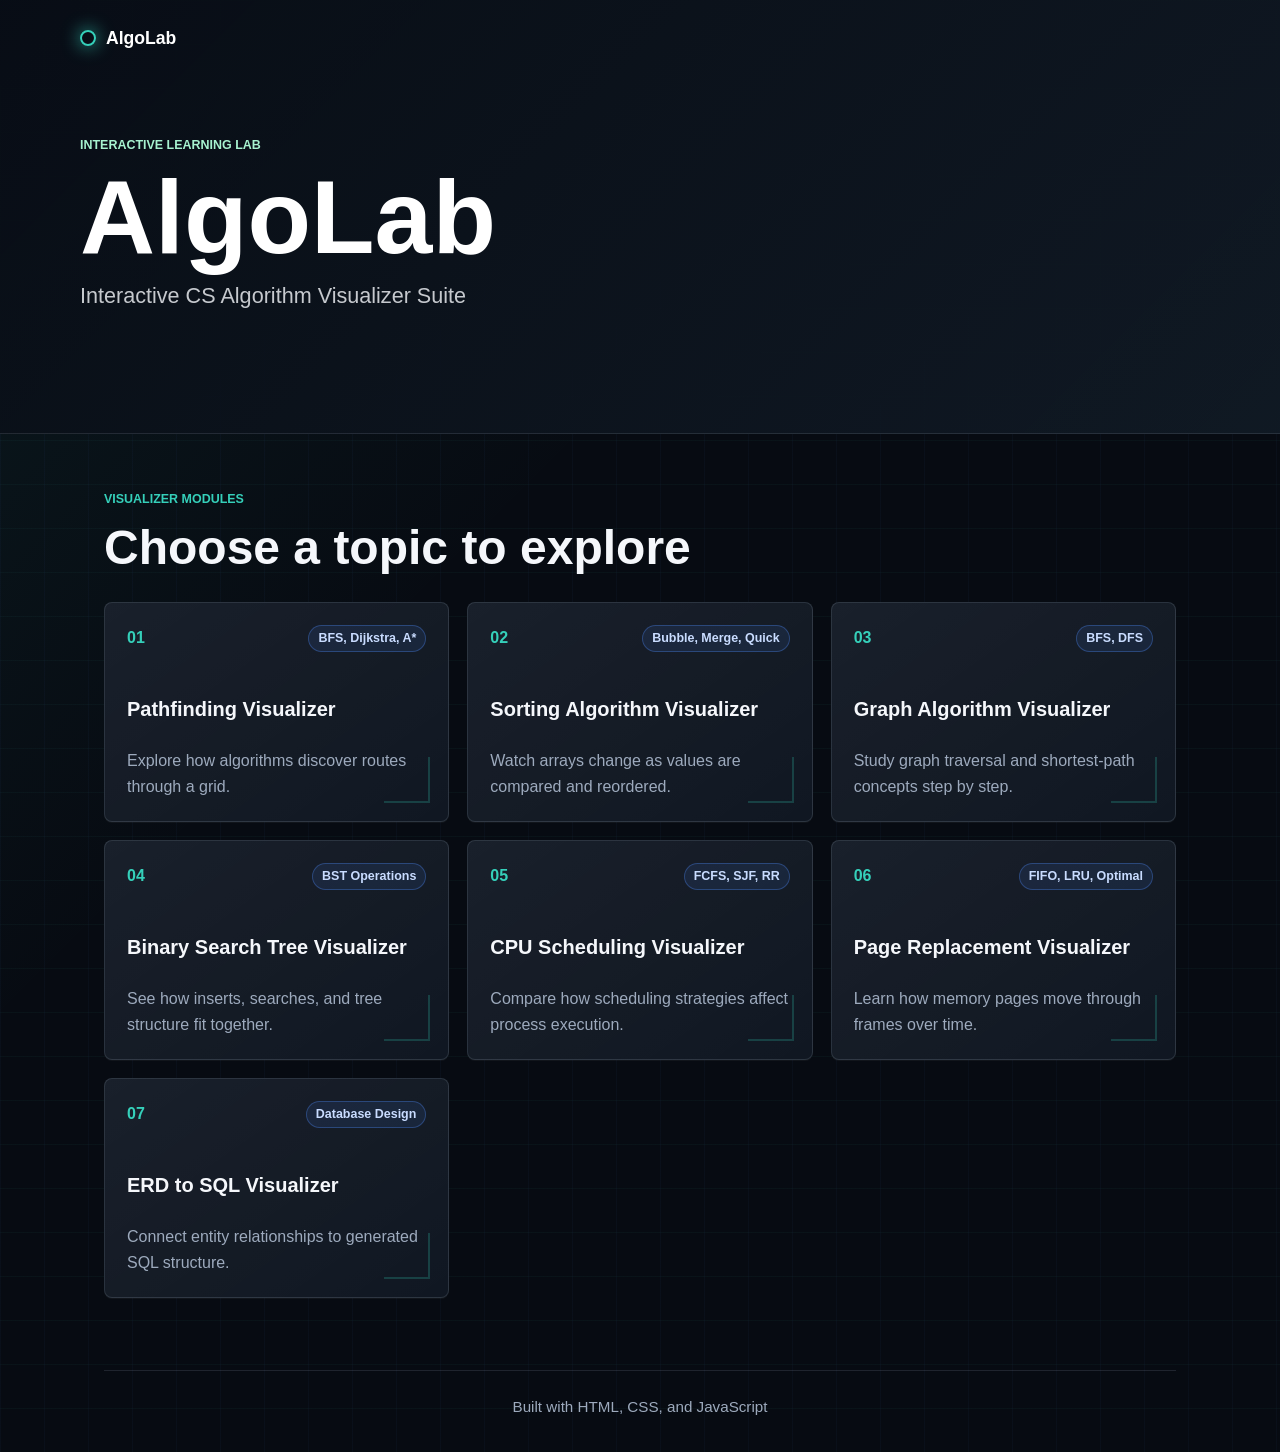
<file: index.html>
<!DOCTYPE html>
<html lang="en">
  <head>
    <meta charset="UTF-8" />
    <meta name="viewport" content="width=device-width, initial-scale=1.0" />
    <title>AlgoLab | Interactive CS Visualizer Suite</title>
    <link rel="stylesheet" href="css/style.css" />
  </head>
  <body>
    <header class="site-hero">
      <nav class="top-nav" aria-label="Main navigation">
        <a class="brand-link" href="index.html">AlgoLab</a>
      </nav>

      <section class="hero-content" aria-labelledby="page-title">
        <p class="eyebrow">Interactive learning lab</p>
        <h1 id="page-title">AlgoLab</h1>
        <p class="hero-subtitle">Interactive CS Algorithm Visualizer Suite</p>
      </section>
    </header>

    <main class="page-shell">
      <section class="section-heading" aria-labelledby="visualizers-title">
        <p class="eyebrow">Visualizer modules</p>
        <h2 id="visualizers-title">Choose a topic to explore</h2>
      </section>

      <section class="card-grid" aria-label="Available visualizers">
        <a class="visualizer-card" href="visualizers/pathfinding/index.html">
          <span class="card-topline">
            <span class="card-kicker">01</span>
            <span class="feature-badge">BFS, Dijkstra, A*</span>
          </span>
          <h3>Pathfinding Visualizer</h3>
          <p>Explore how algorithms discover routes through a grid.</p>
        </a>

        <a class="visualizer-card" href="visualizers/sorting/index.html">
          <span class="card-topline">
            <span class="card-kicker">02</span>
            <span class="feature-badge">Bubble, Merge, Quick</span>
          </span>
          <h3>Sorting Algorithm Visualizer</h3>
          <p>Watch arrays change as values are compared and reordered.</p>
        </a>

        <a class="visualizer-card" href="visualizers/graph/index.html">
          <span class="card-topline">
            <span class="card-kicker">03</span>
            <span class="feature-badge">BFS, DFS</span>
          </span>
          <h3>Graph Algorithm Visualizer</h3>
          <p>Study graph traversal and shortest-path concepts step by step.</p>
        </a>

        <a class="visualizer-card" href="visualizers/tree/index.html">
          <span class="card-topline">
            <span class="card-kicker">04</span>
            <span class="feature-badge">BST Operations</span>
          </span>
          <h3>Binary Search Tree Visualizer</h3>
          <p>See how inserts, searches, and tree structure fit together.</p>
        </a>

        <a class="visualizer-card" href="visualizers/os-scheduling/index.html">
          <span class="card-topline">
            <span class="card-kicker">05</span>
            <span class="feature-badge">FCFS, SJF, RR</span>
          </span>
          <h3>CPU Scheduling Visualizer</h3>
          <p>Compare how scheduling strategies affect process execution.</p>
        </a>

        <a class="visualizer-card" href="visualizers/page-replacement/index.html">
          <span class="card-topline">
            <span class="card-kicker">06</span>
            <span class="feature-badge">FIFO, LRU, Optimal</span>
          </span>
          <h3>Page Replacement Visualizer</h3>
          <p>Learn how memory pages move through frames over time.</p>
        </a>

        <a class="visualizer-card" href="visualizers/db-erd/index.html">
          <span class="card-topline">
            <span class="card-kicker">07</span>
            <span class="feature-badge">Database Design</span>
          </span>
          <h3>ERD to SQL Visualizer</h3>
          <p>Connect entity relationships to generated SQL structure.</p>
        </a>
      </section>
    </main>

    <footer class="site-footer">
      <p>Built with HTML, CSS, and JavaScript</p>
    </footer>

    <script src="js/main.js"></script>
  </body>
</html>
</file>
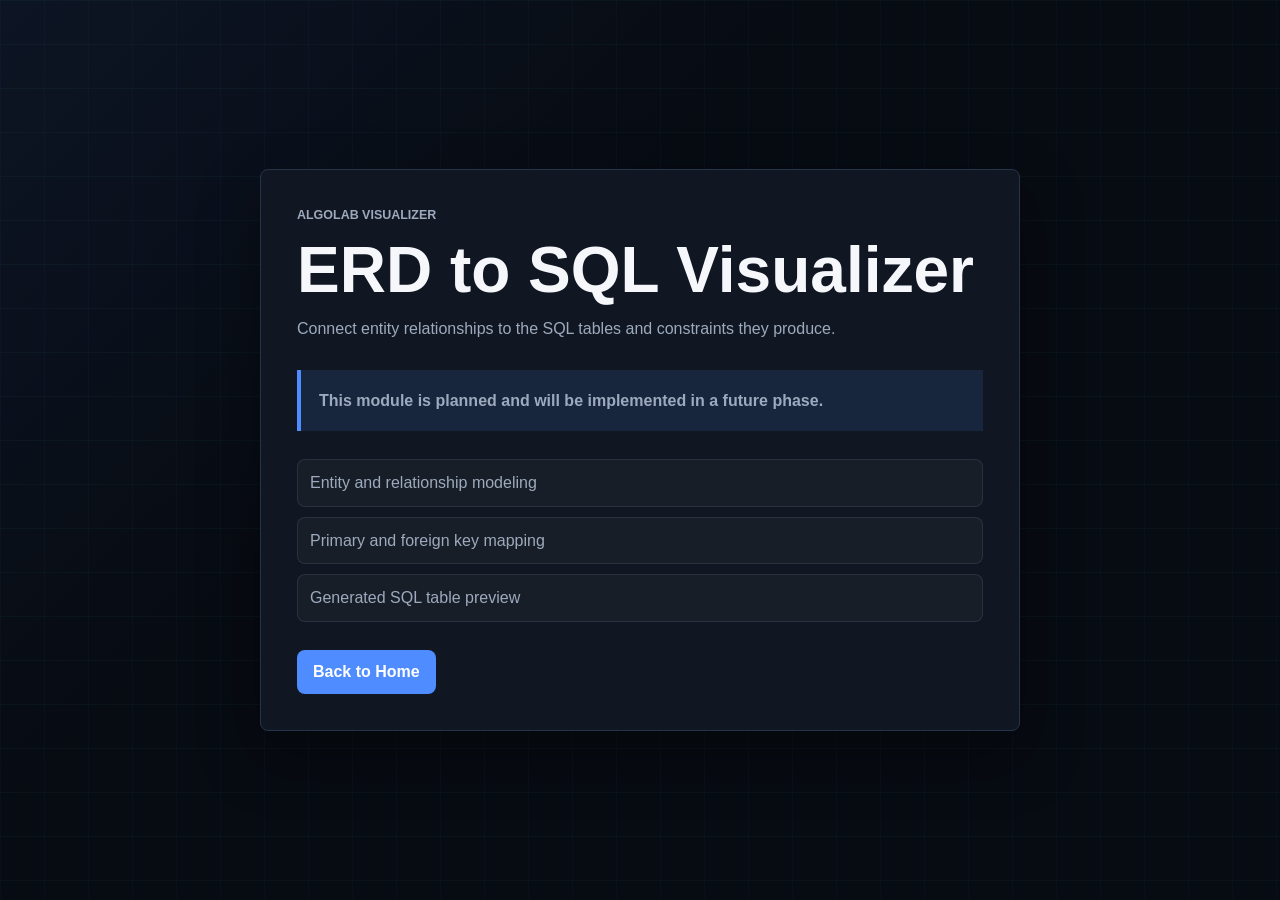
<file: visualizers/db-erd/index.html>
<!DOCTYPE html>
<html lang="en">
  <head>
    <meta charset="UTF-8" />
    <meta name="viewport" content="width=device-width, initial-scale=1.0" />
    <title>ERD to SQL Visualizer | AlgoLab</title>
    <link rel="stylesheet" href="../../css/style.css" />
    <link rel="stylesheet" href="erd.css" />
  </head>
  <body class="placeholder-page">
    <main class="placeholder-panel">
      <p class="eyebrow">AlgoLab visualizer</p>
      <h1>ERD to SQL Visualizer</h1>
      <p>Connect entity relationships to the SQL tables and constraints they produce.</p>
      <p class="soon-message">This module is planned and will be implemented in a future phase.</p>
      <ul class="placeholder-list" aria-label="Planned ERD to SQL features">
        <li>Entity and relationship modeling</li>
        <li>Primary and foreign key mapping</li>
        <li>Generated SQL table preview</li>
      </ul>
      <a class="back-link" href="../../index.html">Back to Home</a>
    </main>
    <script src="erd.js"></script>
  </body>
</html>
</file>
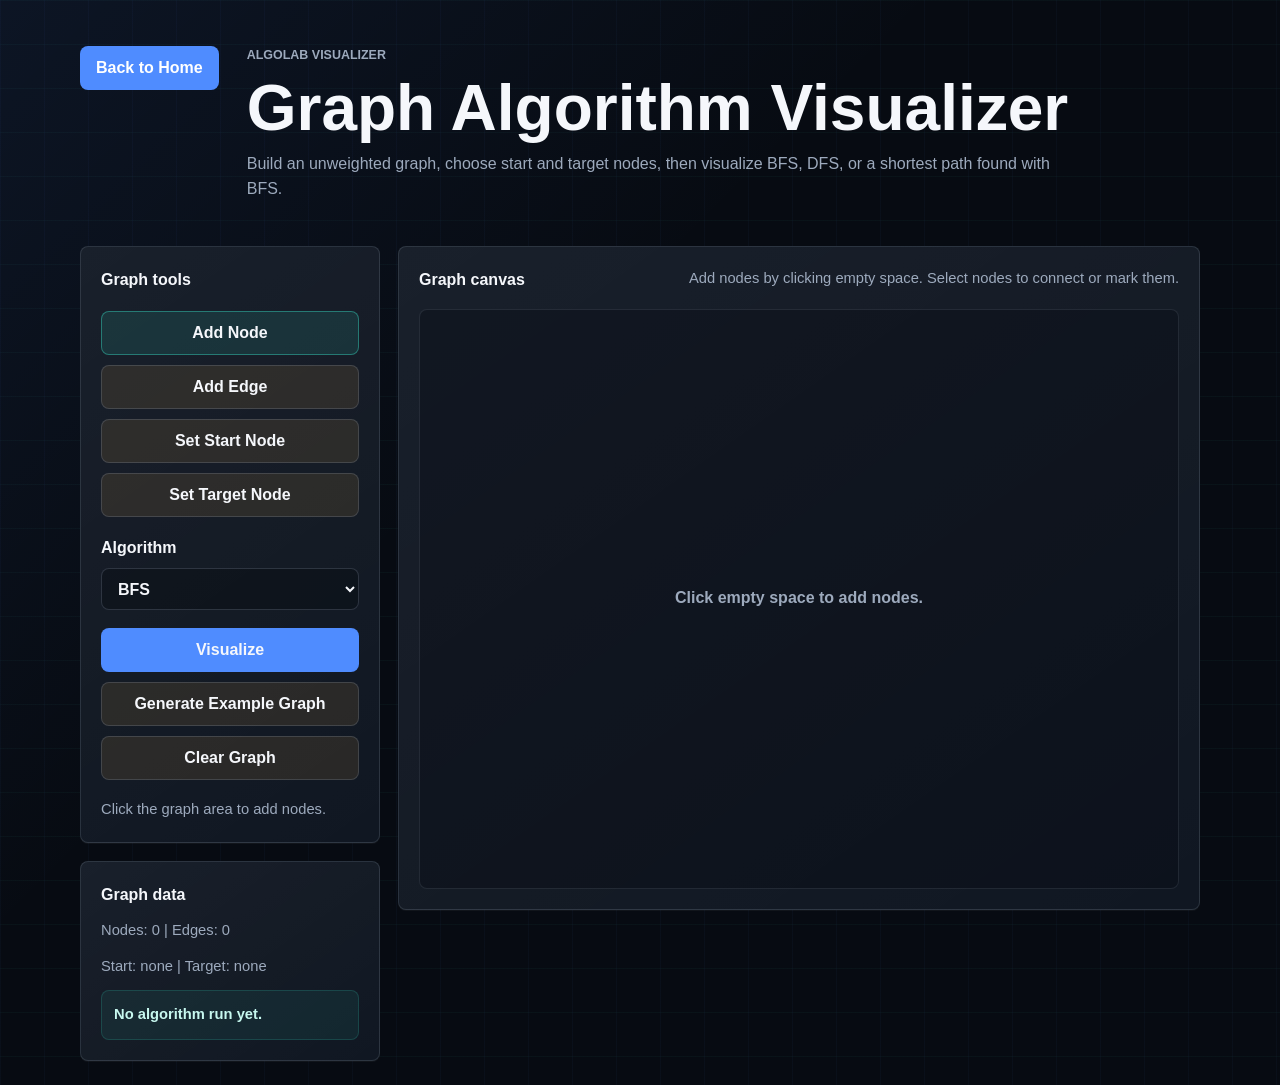
<file: visualizers/graph/index.html>
<!DOCTYPE html>
<html lang="en">
  <head>
    <meta charset="UTF-8" />
    <meta name="viewport" content="width=device-width, initial-scale=1.0" />
    <title>Graph Algorithm Visualizer | AlgoLab</title>
    <link rel="stylesheet" href="../../css/style.css" />
    <link rel="stylesheet" href="graph.css" />
  </head>
  <body class="graph-page">
    <header class="graph-header">
      <a class="back-link" href="../../index.html">Back to Home</a>
      <div>
        <p class="eyebrow">AlgoLab visualizer</p>
        <h1>Graph Algorithm Visualizer</h1>
        <p>
          Build an unweighted graph, choose start and target nodes, then
          visualize BFS, DFS, or a shortest path found with BFS.
        </p>
      </div>
    </header>

    <main class="graph-shell">
      <section class="control-panel" aria-label="Graph controls">
        <h2>Graph tools</h2>

        <div class="button-grid">
          <button class="tool-button primary-button is-active" type="button" data-tool="add-node">
            Add Node
          </button>
          <button class="tool-button secondary-button" type="button" data-tool="add-edge">
            Add Edge
          </button>
          <button class="tool-button secondary-button" type="button" data-tool="set-start">
            Set Start Node
          </button>
          <button class="tool-button secondary-button" type="button" data-tool="set-target">
            Set Target Node
          </button>
        </div>

        <label>
          Algorithm
          <select id="algorithm-select">
            <option value="bfs">BFS</option>
            <option value="dfs">DFS</option>
            <option value="shortest-path">Shortest Path using BFS</option>
          </select>
        </label>

        <div class="button-grid">
          <button id="visualize-button" class="primary-button" type="button">Visualize</button>
          <button id="example-button" class="secondary-button" type="button">Generate Example Graph</button>
          <button id="clear-button" class="secondary-button" type="button">Clear Graph</button>
        </div>

        <p id="status-message" class="status-message" aria-live="polite">
          Click the graph area to add nodes.
        </p>
      </section>

      <section class="info-panel" aria-label="Graph data">
        <h2>Graph data</h2>
        <p id="graph-summary">Nodes: 0 | Edges: 0</p>
        <p id="start-target-summary">Start: none | Target: none</p>
        <p id="result-output">No algorithm run yet.</p>
      </section>

      <section class="visual-panel" aria-label="Graph visualization">
        <div class="panel-heading">
          <h2>Graph canvas</h2>
          <p>Add nodes by clicking empty space. Select nodes to connect or mark them.</p>
        </div>

        <svg id="graph-canvas" class="graph-canvas" role="img" aria-label="Interactive graph canvas"></svg>
      </section>
    </main>

    <script src="graph.js"></script>
  </body>
</html>
</file>
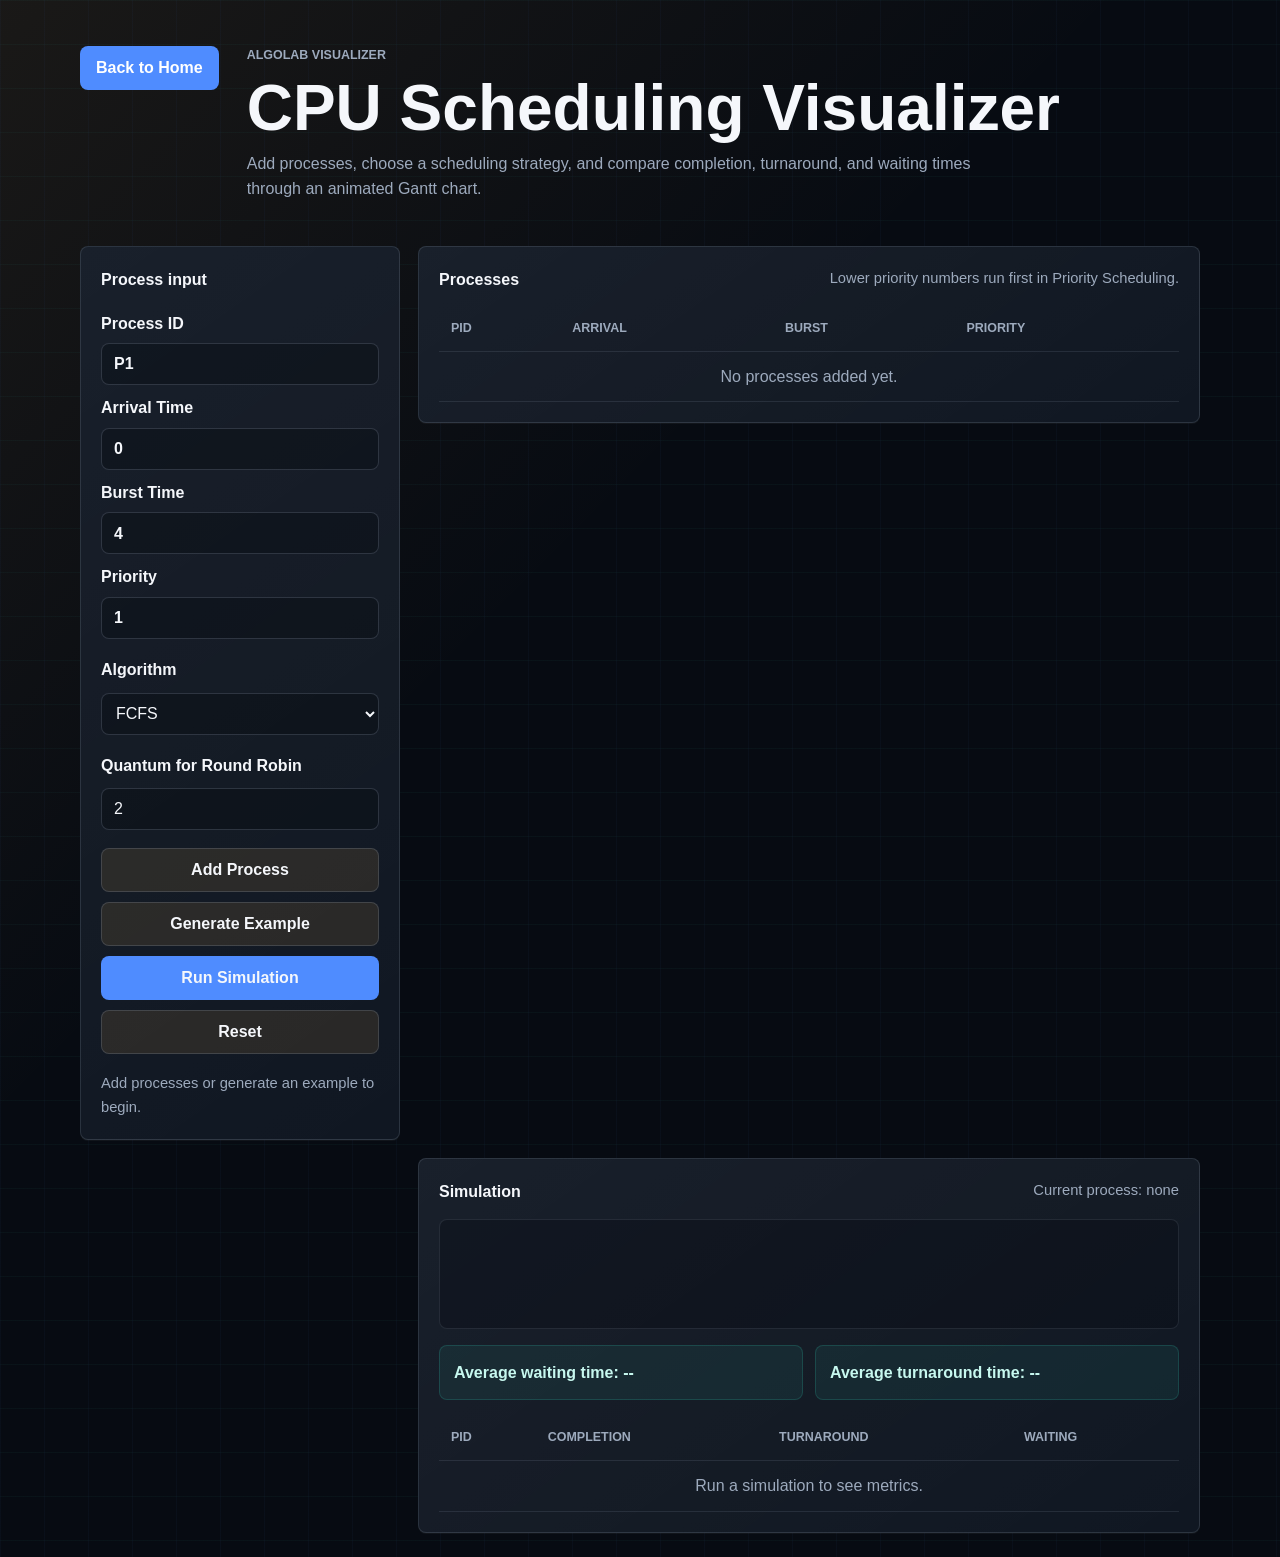
<file: visualizers/os-scheduling/index.html>
<!DOCTYPE html>
<html lang="en">
  <head>
    <meta charset="UTF-8" />
    <meta name="viewport" content="width=device-width, initial-scale=1.0" />
    <title>CPU Scheduling Visualizer | AlgoLab</title>
    <link rel="stylesheet" href="../../css/style.css" />
    <link rel="stylesheet" href="scheduling.css" />
  </head>
  <body class="scheduling-page">
    <header class="scheduling-header">
      <a class="back-link" href="../../index.html">Back to Home</a>
      <div>
        <p class="eyebrow">AlgoLab visualizer</p>
        <h1>CPU Scheduling Visualizer</h1>
        <p>
          Add processes, choose a scheduling strategy, and compare completion,
          turnaround, and waiting times through an animated Gantt chart.
        </p>
      </div>
    </header>

    <main class="scheduling-shell">
      <section class="input-panel" aria-label="Process inputs and scheduling controls">
        <h2>Process input</h2>

        <div class="process-form">
          <label>
            Process ID
            <input id="process-id" type="text" placeholder="P1" />
          </label>

          <label>
            Arrival Time
            <input id="arrival-time" type="number" min="0" step="1" value="0" />
          </label>

          <label>
            Burst Time
            <input id="burst-time" type="number" min="1" step="1" value="4" />
          </label>

          <label>
            Priority
            <input id="priority" type="number" min="1" step="1" value="1" />
          </label>
        </div>

        <div class="control-group">
          <label for="algorithm-select">Algorithm</label>
          <select id="algorithm-select">
            <option value="fcfs">FCFS</option>
            <option value="sjf">SJF</option>
            <option value="round-robin">Round Robin</option>
            <option value="priority">Priority Scheduling</option>
          </select>
        </div>

        <div class="control-group">
          <label for="quantum">Quantum for Round Robin</label>
          <input id="quantum" type="number" min="1" step="1" value="2" />
        </div>

        <div class="button-grid">
          <button id="add-process-button" class="secondary-button" type="button">Add Process</button>
          <button id="example-button" class="secondary-button" type="button">Generate Example</button>
          <button id="run-button" class="primary-button" type="button">Run Simulation</button>
          <button id="reset-button" class="secondary-button" type="button">Reset</button>
        </div>

        <p id="status-message" class="status-message" aria-live="polite">
          Add processes or generate an example to begin.
        </p>
      </section>

      <section class="process-panel" aria-label="Process table">
        <div class="panel-heading">
          <h2>Processes</h2>
          <p>Lower priority numbers run first in Priority Scheduling.</p>
        </div>

        <div class="table-wrap">
          <table>
            <thead>
              <tr>
                <th>PID</th>
                <th>Arrival</th>
                <th>Burst</th>
                <th>Priority</th>
              </tr>
            </thead>
            <tbody id="process-table-body"></tbody>
          </table>
        </div>
      </section>

      <section class="output-panel" aria-label="Simulation output">
        <div class="panel-heading">
          <h2>Simulation</h2>
          <p id="current-process">Current process: none</p>
        </div>

        <div id="gantt-chart" class="gantt-chart" aria-label="Gantt chart"></div>

        <div class="metrics-summary">
          <p id="average-waiting-time">Average waiting time: --</p>
          <p id="average-turnaround-time">Average turnaround time: --</p>
        </div>

        <div class="table-wrap">
          <table>
            <thead>
              <tr>
                <th>PID</th>
                <th>Completion</th>
                <th>Turnaround</th>
                <th>Waiting</th>
              </tr>
            </thead>
            <tbody id="metrics-table-body"></tbody>
          </table>
        </div>
      </section>
    </main>

    <script src="scheduling.js"></script>
  </body>
</html>
</file>
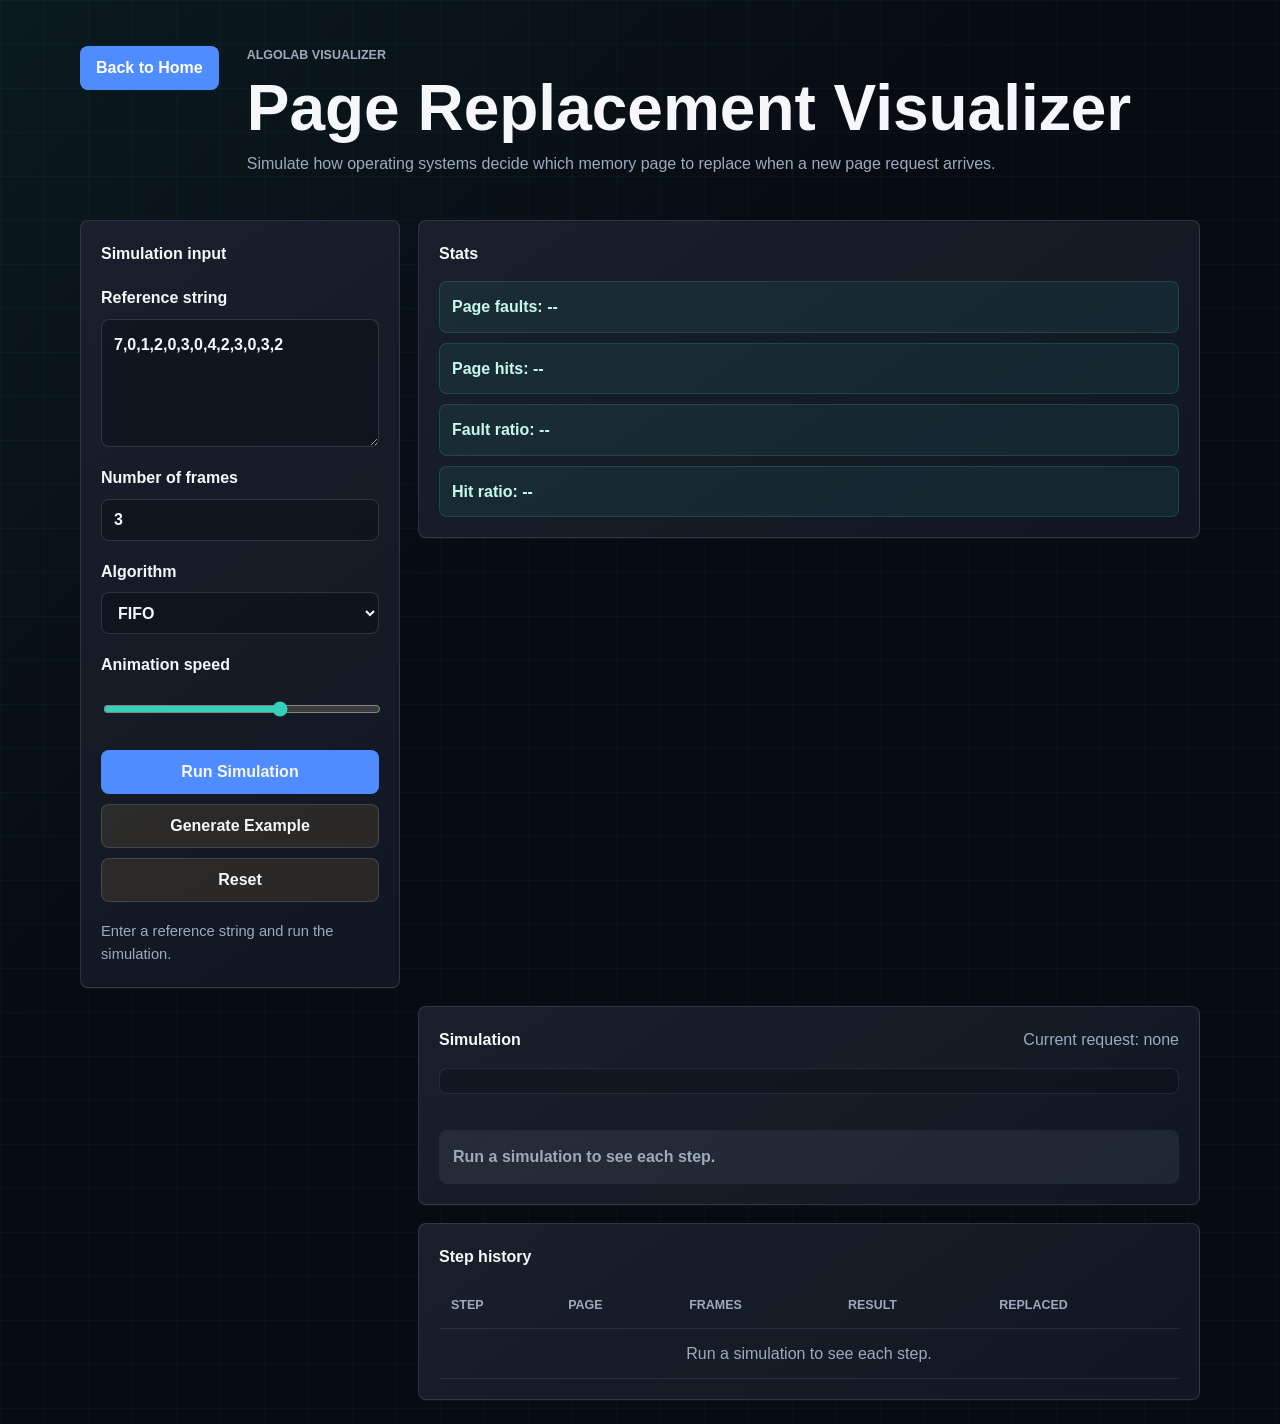
<file: visualizers/page-replacement/index.html>
<!DOCTYPE html>
<html lang="en">
  <head>
    <meta charset="UTF-8" />
    <meta name="viewport" content="width=device-width, initial-scale=1.0" />
    <title>Page Replacement Visualizer | AlgoLab</title>
    <link rel="stylesheet" href="../../css/style.css" />
    <link rel="stylesheet" href="page-replacement.css" />
  </head>
  <body class="page-replacement-page">
    <header class="page-replacement-header">
      <a class="back-link" href="../../index.html">Back to Home</a>
      <div>
        <p class="eyebrow">AlgoLab visualizer</p>
        <h1>Page Replacement Visualizer</h1>
        <p>
          Simulate how operating systems decide which memory page to replace
          when a new page request arrives.
        </p>
      </div>
    </header>

    <main class="page-replacement-shell">
      <section class="control-panel" aria-label="Page replacement controls">
        <h2>Simulation input</h2>

        <label>
          Reference string
          <textarea id="reference-string" rows="4">7,0,1,2,0,3,0,4,2,3,0,3,2</textarea>
        </label>

        <label>
          Number of frames
          <input id="frame-count" type="number" min="1" step="1" value="3" />
        </label>

        <label>
          Algorithm
          <select id="algorithm-select">
            <option value="fifo">FIFO</option>
            <option value="lru">LRU</option>
            <option value="optimal">Optimal</option>
          </select>
        </label>

        <label>
          Animation speed
          <input id="speed-control" type="range" min="1" max="100" value="65" />
        </label>

        <div class="button-grid">
          <button id="run-button" class="primary-button" type="button">Run Simulation</button>
          <button id="example-button" class="secondary-button" type="button">Generate Example</button>
          <button id="reset-button" class="secondary-button" type="button">Reset</button>
        </div>

        <p id="status-message" class="status-message" aria-live="polite">
          Enter a reference string and run the simulation.
        </p>
      </section>

      <section class="stats-panel" aria-label="Simulation statistics">
        <h2>Stats</h2>
        <div class="stats-grid">
          <p id="page-faults">Page faults: --</p>
          <p id="page-hits">Page hits: --</p>
          <p id="fault-ratio">Fault ratio: --</p>
          <p id="hit-ratio">Hit ratio: --</p>
        </div>
      </section>

      <section class="visual-panel" aria-label="Page replacement simulation">
        <div class="panel-heading">
          <h2>Simulation</h2>
          <p id="current-request">Current request: none</p>
        </div>

        <div id="reference-strip" class="reference-strip" aria-label="Reference string steps"></div>
        <div id="frames-view" class="frames-view" aria-label="Memory frames"></div>
        <div id="step-result" class="step-result">Run a simulation to see each step.</div>
      </section>

      <section class="history-panel" aria-label="Simulation history">
        <h2>Step history</h2>
        <div class="table-wrap">
          <table>
            <thead>
              <tr>
                <th>Step</th>
                <th>Page</th>
                <th>Frames</th>
                <th>Result</th>
                <th>Replaced</th>
              </tr>
            </thead>
            <tbody id="history-body"></tbody>
          </table>
        </div>
      </section>
    </main>

    <script src="page-replacement.js"></script>
  </body>
</html>
</file>
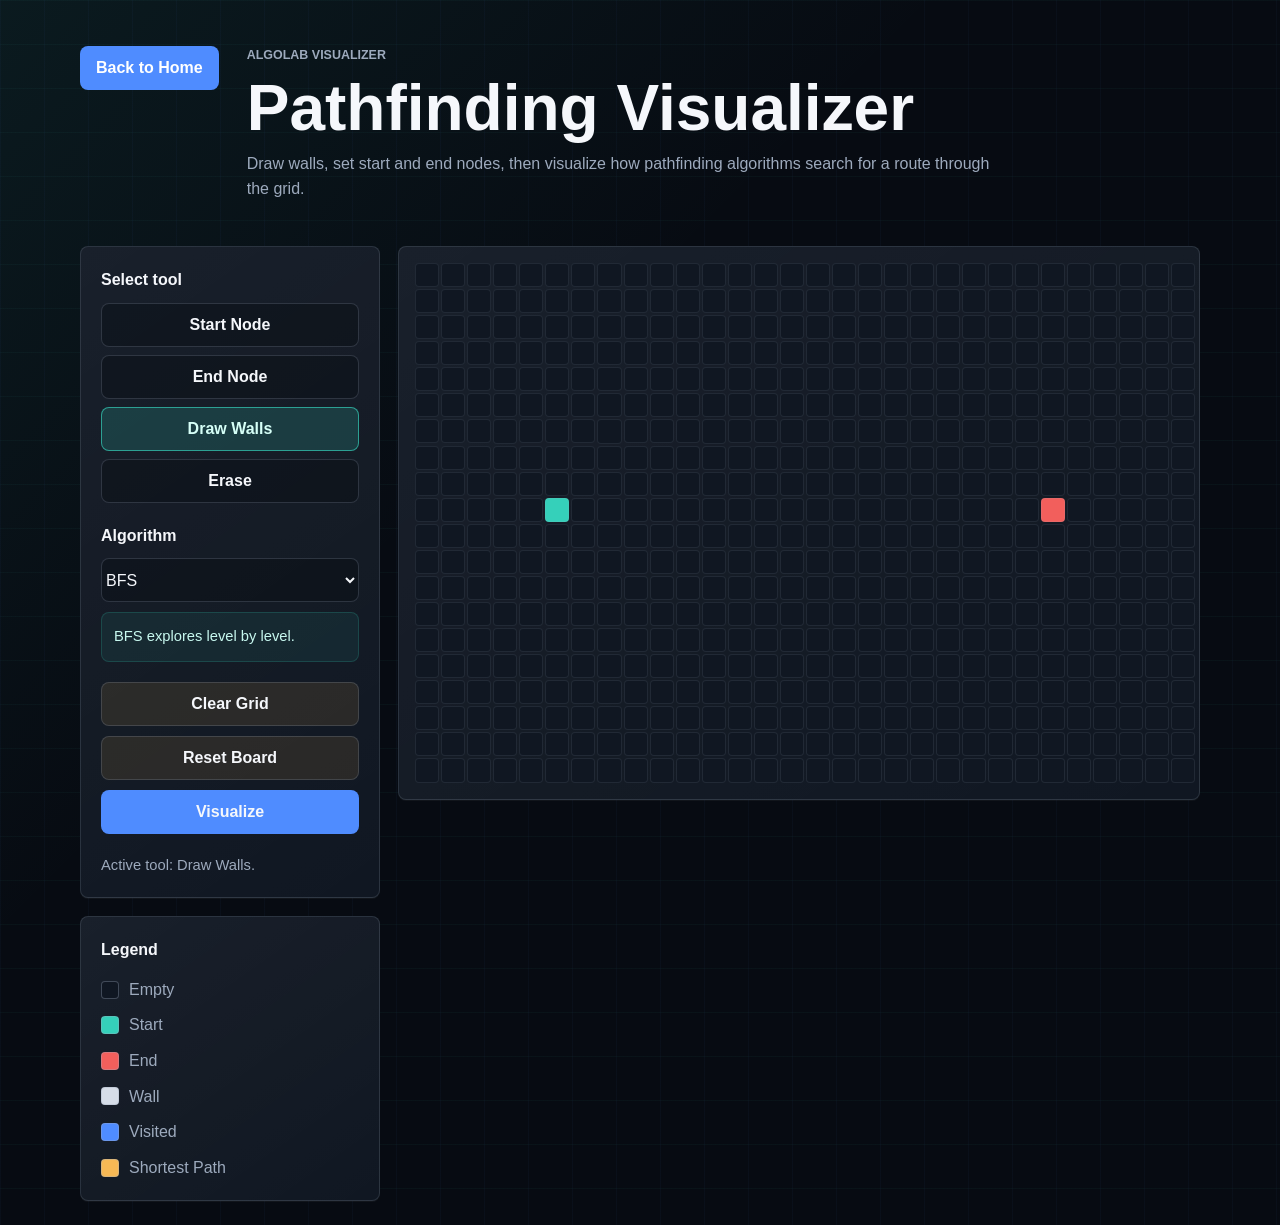
<file: visualizers/pathfinding/index.html>
<!DOCTYPE html>
<html lang="en">
  <head>
    <meta charset="UTF-8" />
    <meta name="viewport" content="width=device-width, initial-scale=1.0" />
    <title>Pathfinding Visualizer | AlgoLab</title>
    <link rel="stylesheet" href="../../css/style.css" />
    <link rel="stylesheet" href="pathfinding.css" />
  </head>
  <body class="pathfinding-page">
    <header class="pathfinding-header">
      <a class="back-link" href="../../index.html">Back to Home</a>
      <div>
        <p class="eyebrow">AlgoLab visualizer</p>
        <h1>Pathfinding Visualizer</h1>
        <p>
          Draw walls, set start and end nodes, then visualize how pathfinding
          algorithms search for a route through the grid.
        </p>
      </div>
    </header>

    <main class="pathfinding-shell">
      <section class="control-panel" aria-label="Pathfinding controls">
        <div class="control-group">
          <h2>Select tool</h2>
          <div class="tool-buttons" role="group" aria-label="Grid editing tools">
            <button class="tool-button" type="button" data-tool="start">Start Node</button>
            <button class="tool-button" type="button" data-tool="end">End Node</button>
            <button class="tool-button is-active" type="button" data-tool="wall">Draw Walls</button>
            <button class="tool-button" type="button" data-tool="erase">Erase</button>
          </div>
        </div>

        <div class="control-group">
          <label for="algorithm-select">Algorithm</label>
          <select id="algorithm-select">
            <option value="bfs">BFS</option>
            <option value="dijkstra">Dijkstra</option>
            <option value="astar">A*</option>
          </select>
          <p id="algorithm-info" class="algorithm-info">
            BFS explores level by level.
          </p>
        </div>

        <div class="control-actions">
          <button id="clear-grid-button" class="secondary-button" type="button">Clear Grid</button>
          <button id="reset-board-button" class="secondary-button" type="button">Reset Board</button>
          <button id="visualize-button" class="primary-button" type="button">
            Visualize
          </button>
        </div>

        <p id="status-message" class="status-message" aria-live="polite">
          Draw walls or move the start and end nodes.
        </p>
      </section>

      <section class="legend-panel" aria-label="Grid legend">
        <h2>Legend</h2>
        <ul class="legend-list">
          <li><span class="legend-swatch cell-empty"></span>Empty</li>
          <li><span class="legend-swatch cell-start"></span>Start</li>
          <li><span class="legend-swatch cell-end"></span>End</li>
          <li><span class="legend-swatch cell-wall"></span>Wall</li>
          <li><span class="legend-swatch cell-visited"></span>Visited</li>
          <li><span class="legend-swatch cell-path"></span>Shortest Path</li>
        </ul>
      </section>

      <section class="grid-section" aria-label="Pathfinding grid">
        <div id="pathfinding-grid" class="pathfinding-grid" role="grid" aria-label="20 row by 30 column grid"></div>
      </section>
    </main>

    <script src="pathfinding.js"></script>
  </body>
</html>
</file>
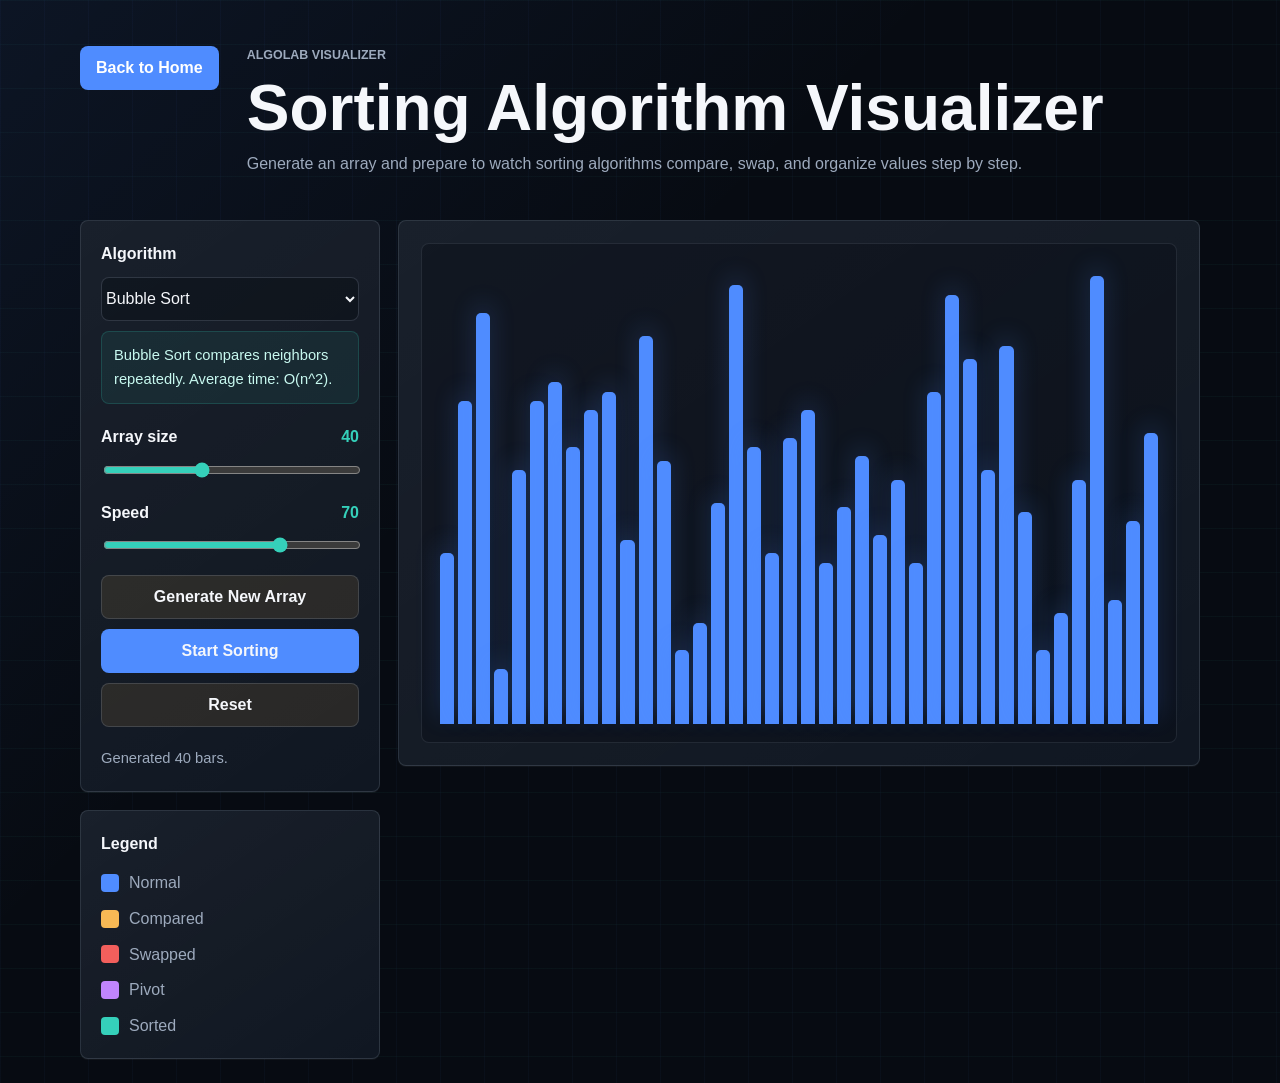
<file: visualizers/sorting/index.html>
<!DOCTYPE html>
<html lang="en">
  <head>
    <meta charset="UTF-8" />
    <meta name="viewport" content="width=device-width, initial-scale=1.0" />
    <title>Sorting Algorithm Visualizer | AlgoLab</title>
    <link rel="stylesheet" href="../../css/style.css" />
    <link rel="stylesheet" href="sorting.css" />
  </head>
  <body class="sorting-page">
    <header class="sorting-header">
      <a class="back-link" href="../../index.html">Back to Home</a>
      <div>
        <p class="eyebrow">AlgoLab visualizer</p>
        <h1>Sorting Algorithm Visualizer</h1>
        <p>
          Generate an array and prepare to watch sorting algorithms compare,
          swap, and organize values step by step.
        </p>
      </div>
    </header>

    <main class="sorting-shell">
      <section class="sorting-controls" aria-label="Sorting controls">
        <div class="control-group">
          <label for="algorithm-select">Algorithm</label>
          <select id="algorithm-select">
            <option value="bubble">Bubble Sort</option>
            <option value="selection">Selection Sort</option>
            <option value="insertion">Insertion Sort</option>
            <option value="merge">Merge Sort</option>
            <option value="quick">Quick Sort</option>
          </select>
          <p id="algorithm-info" class="algorithm-info">
            Bubble Sort compares neighbors repeatedly. Average time: O(n^2).
          </p>
        </div>

        <div class="control-group">
          <div class="control-label-row">
            <label for="array-size">Array size</label>
            <span id="array-size-value">40</span>
          </div>
          <input id="array-size" type="range" min="10" max="90" value="40" />
        </div>

        <div class="control-group">
          <div class="control-label-row">
            <label for="animation-speed">Speed</label>
            <span id="speed-value">70</span>
          </div>
          <input id="animation-speed" type="range" min="1" max="100" value="70" />
        </div>

        <div class="control-actions">
          <button id="generate-array-button" class="secondary-button" type="button">
            Generate New Array
          </button>
          <button id="start-sorting-button" class="primary-button" type="button">
            Start Sorting
          </button>
          <button id="reset-button" class="secondary-button" type="button">Reset</button>
        </div>

        <p id="status-message" class="status-message" aria-live="polite">
          Generate an array or adjust the controls.
        </p>
      </section>

      <section class="sorting-legend" aria-label="Bar legend">
        <h2>Legend</h2>
        <ul class="legend-list">
          <li><span class="legend-swatch bar-normal"></span>Normal</li>
          <li><span class="legend-swatch bar-compared"></span>Compared</li>
          <li><span class="legend-swatch bar-swapped"></span>Swapped</li>
          <li><span class="legend-swatch bar-pivot"></span>Pivot</li>
          <li><span class="legend-swatch bar-sorted"></span>Sorted</li>
        </ul>
      </section>

      <section class="array-section" aria-label="Array visualization">
        <div id="array-container" class="array-container"></div>
      </section>
    </main>

    <script src="sorting.js"></script>
  </body>
</html>
</file>
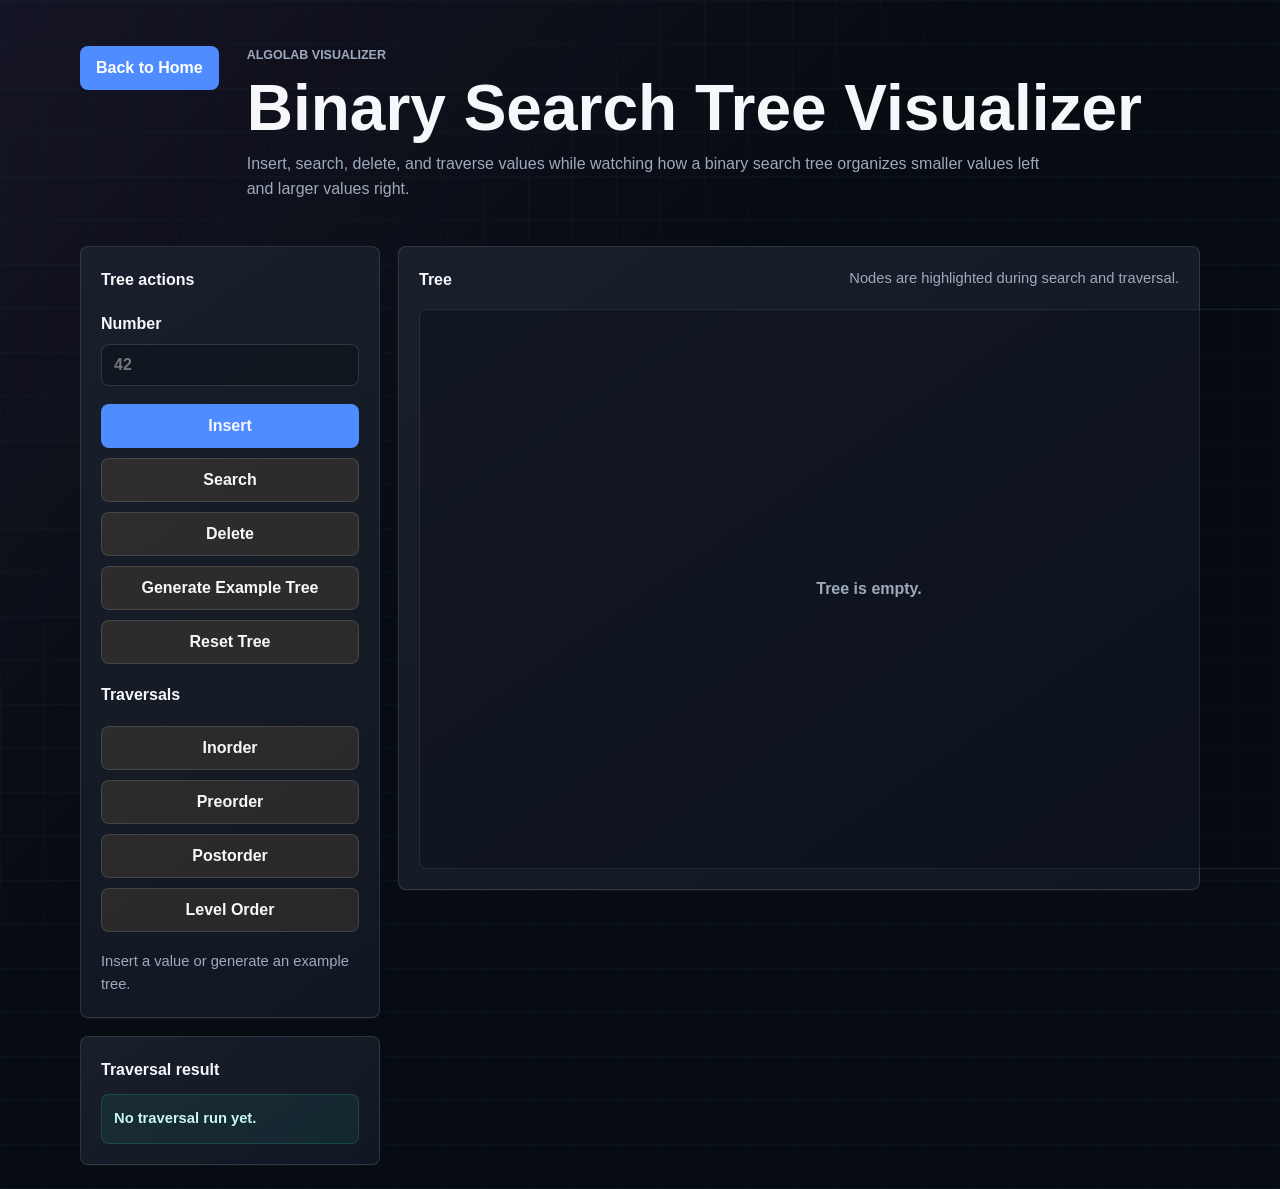
<file: visualizers/tree/index.html>
<!DOCTYPE html>
<html lang="en">
  <head>
    <meta charset="UTF-8" />
    <meta name="viewport" content="width=device-width, initial-scale=1.0" />
    <title>Binary Search Tree Visualizer | AlgoLab</title>
    <link rel="stylesheet" href="../../css/style.css" />
    <link rel="stylesheet" href="tree.css" />
  </head>
  <body class="tree-page">
    <header class="tree-header">
      <a class="back-link" href="../../index.html">Back to Home</a>
      <div>
        <p class="eyebrow">AlgoLab visualizer</p>
        <h1>Binary Search Tree Visualizer</h1>
        <p>
          Insert, search, delete, and traverse values while watching how a
          binary search tree organizes smaller values left and larger values right.
        </p>
      </div>
    </header>

    <main class="tree-shell">
      <section class="control-panel" aria-label="Tree controls">
        <h2>Tree actions</h2>

        <label>
          Number
          <input id="value-input" type="number" step="1" placeholder="42" />
        </label>

        <div class="button-grid">
          <button id="insert-button" class="primary-button" type="button">Insert</button>
          <button id="search-button" class="secondary-button" type="button">Search</button>
          <button id="delete-button" class="secondary-button" type="button">Delete</button>
          <button id="example-button" class="secondary-button" type="button">Generate Example Tree</button>
          <button id="reset-button" class="secondary-button" type="button">Reset Tree</button>
        </div>

        <h2>Traversals</h2>
        <div class="button-grid">
          <button class="traversal-button secondary-button" type="button" data-traversal="inorder">
            Inorder
          </button>
          <button class="traversal-button secondary-button" type="button" data-traversal="preorder">
            Preorder
          </button>
          <button class="traversal-button secondary-button" type="button" data-traversal="postorder">
            Postorder
          </button>
          <button class="traversal-button secondary-button" type="button" data-traversal="levelorder">
            Level Order
          </button>
        </div>

        <p id="status-message" class="status-message" aria-live="polite">
          Insert a value or generate an example tree.
        </p>
      </section>

      <section class="result-panel" aria-label="Traversal output">
        <h2>Traversal result</h2>
        <p id="traversal-result">No traversal run yet.</p>
      </section>

      <section class="visual-panel" aria-label="Tree visualization">
        <div class="panel-heading">
          <h2>Tree</h2>
          <p>Nodes are highlighted during search and traversal.</p>
        </div>

        <div id="tree-canvas" class="tree-canvas">
          <svg id="edge-layer" class="edge-layer" aria-hidden="true"></svg>
          <div id="node-layer" class="node-layer"></div>
        </div>
      </section>
    </main>

    <script src="tree.js"></script>
  </body>
</html>
</file>
<file: css/style.css>
:root {
  --color-ink: #f5f7fb;
  --color-muted: #9daabd;
  --color-page: #070b12;
  --color-surface: #101722;
  --color-surface-strong: #151f2d;
  --color-border: #263449;
  --color-primary: #4f8cff;
  --color-primary-dark: #2f6fe6;
  --color-accent: #35d0ba;
  --color-warm: #f7b955;
  --shadow-soft: 0 24px 60px rgba(0, 0, 0, 0.34);
  --radius: 8px;
  --content-width: 1120px;
}

* {
  box-sizing: border-box;
}

body {
  margin: 0;
  min-height: 100vh;
  color: var(--color-ink);
  background:
    linear-gradient(rgba(53, 208, 186, 0.04) 1px, transparent 1px),
    linear-gradient(90deg, rgba(79, 140, 255, 0.035) 1px, transparent 1px),
    linear-gradient(135deg, rgba(53, 208, 186, 0.08), transparent 38%),
    var(--color-page);
  background-size: 44px 44px, 44px 44px, auto, auto;
  font-family: Arial, Helvetica, sans-serif;
  line-height: 1.6;
}

button,
input,
select,
textarea {
  font: inherit;
}

button {
  letter-spacing: 0;
}

button:focus-visible,
input:focus-visible,
select:focus-visible,
textarea:focus-visible,
a:focus-visible {
  outline: 3px solid rgba(53, 208, 186, 0.32);
  outline-offset: 3px;
}

button:disabled {
  cursor: not-allowed;
}

a {
  color: inherit;
}

.site-hero {
  color: #ffffff;
  background:
    linear-gradient(135deg, rgba(7, 11, 18, 0.96), rgba(16, 23, 34, 0.92)),
    linear-gradient(120deg, rgba(79, 140, 255, 0.28), rgba(53, 208, 186, 0.18));
  border-bottom: 1px solid rgba(157, 170, 189, 0.18);
  padding: 24px;
}

.top-nav,
.hero-content,
.page-shell,
.site-footer {
  width: min(100%, var(--content-width));
  margin: 0 auto;
}

.top-nav {
  display: flex;
  align-items: center;
  justify-content: flex-start;
  gap: 16px;
}

.brand-link {
  display: inline-flex;
  align-items: center;
  gap: 10px;
  font-size: 1.1rem;
  font-weight: 800;
  text-decoration: none;
}

.brand-link::before {
  width: 12px;
  height: 12px;
  border: 2px solid var(--color-accent);
  border-radius: 50%;
  box-shadow: 0 0 18px rgba(53, 208, 186, 0.85);
  content: "";
}

.hero-content {
  padding: 84px 0 96px;
}

.eyebrow {
  margin: 0 0 12px;
  color: var(--color-accent);
  font-size: 0.78rem;
  font-weight: 800;
  letter-spacing: 0;
  text-transform: uppercase;
}

.site-hero .eyebrow {
  color: #a7f3d0;
}

h1,
h2,
h3,
p {
  margin-top: 0;
}

h1 {
  margin-bottom: 12px;
  font-size: 6.5rem;
  line-height: 0.95;
}

.hero-subtitle {
  max-width: 640px;
  margin-bottom: 0;
  color: rgba(245, 247, 251, 0.8);
  font-size: 1.35rem;
}

.page-shell {
  padding: 56px 24px 72px;
}

.section-heading {
  max-width: 680px;
  margin-bottom: 28px;
}

.section-heading h2 {
  margin-bottom: 10px;
  font-size: 3rem;
  line-height: 1.08;
}

.card-grid {
  display: grid;
  grid-template-columns: repeat(3, minmax(0, 1fr));
  gap: 18px;
}

.visualizer-card {
  position: relative;
  overflow: hidden;
  display: flex;
  min-height: 220px;
  flex-direction: column;
  justify-content: space-between;
  padding: 22px;
  border: 1px solid rgba(157, 170, 189, 0.18);
  border-radius: var(--radius);
  background:
    linear-gradient(145deg, rgba(255, 255, 255, 0.04), transparent),
    var(--color-surface);
  box-shadow: 0 1px 0 rgba(245, 247, 251, 0.04);
  text-decoration: none;
  transition:
    background 180ms ease,
    border-color 180ms ease,
    box-shadow 180ms ease,
    transform 180ms ease;
}

.visualizer-card::after {
  position: absolute;
  right: 18px;
  bottom: 18px;
  width: 44px;
  height: 44px;
  border-right: 2px solid rgba(53, 208, 186, 0.22);
  border-bottom: 2px solid rgba(53, 208, 186, 0.22);
  content: "";
  transition:
    border-color 180ms ease,
    transform 180ms ease;
}

.visualizer-card:hover,
.visualizer-card:focus-visible {
  border-color: rgba(53, 208, 186, 0.48);
  background:
    linear-gradient(145deg, rgba(53, 208, 186, 0.08), rgba(79, 140, 255, 0.05)),
    var(--color-surface-strong);
  box-shadow: var(--shadow-soft);
  transform: translateY(-5px);
}

.visualizer-card:hover::after,
.visualizer-card:focus-visible::after {
  border-color: rgba(247, 185, 85, 0.7);
  transform: translate(4px, 4px);
}

.visualizer-card:focus-visible,
.back-link:focus-visible {
  outline-color: rgba(53, 208, 186, 0.38);
}

.card-topline {
  display: flex;
  align-items: flex-start;
  justify-content: space-between;
  gap: 12px;
}

.card-kicker {
  color: var(--color-accent);
  font-weight: 800;
}

.feature-badge {
  max-width: 170px;
  padding: 5px 9px;
  border: 1px solid rgba(79, 140, 255, 0.32);
  border-radius: 999px;
  background: rgba(79, 140, 255, 0.1);
  color: #c9dcff;
  font-size: 0.78rem;
  font-weight: 800;
  line-height: 1.2;
  text-align: right;
}

.visualizer-card h3 {
  margin: 28px 0 10px;
  font-size: 1.25rem;
  line-height: 1.2;
}

.visualizer-card p {
  margin-bottom: 0;
  color: var(--color-muted);
}

.site-footer {
  padding: 0 24px 32px;
  color: var(--color-muted);
  font-size: 0.95rem;
  text-align: center;
}

.site-footer p {
  margin: 0;
  padding-top: 24px;
  border-top: 1px solid rgba(157, 170, 189, 0.16);
}

.placeholder-page {
  display: flex;
  min-height: 100vh;
  align-items: center;
  justify-content: center;
  padding: 24px;
  background:
    linear-gradient(rgba(53, 208, 186, 0.04) 1px, transparent 1px),
    linear-gradient(90deg, rgba(79, 140, 255, 0.035) 1px, transparent 1px),
    linear-gradient(135deg, rgba(79, 140, 255, 0.08), transparent 38%),
    var(--color-page);
  background-size: 44px 44px, 44px 44px, auto, auto;
}

.placeholder-panel {
  width: min(100%, 760px);
  padding: 36px;
  border: 1px solid var(--color-border);
  border-radius: var(--radius);
  background: var(--color-surface);
  box-shadow: var(--shadow-soft);
}

.placeholder-panel h1 {
  margin-bottom: 14px;
  color: var(--color-ink);
  font-size: 4rem;
  line-height: 1;
}

.placeholder-panel p {
  color: var(--color-muted);
}

.soon-message {
  margin: 28px 0;
  padding: 18px;
  border-left: 4px solid var(--color-primary);
  background: rgba(79, 140, 255, 0.12);
  color: var(--color-ink);
  font-weight: 700;
}

.placeholder-list {
  display: grid;
  gap: 10px;
  margin: 20px 0 28px;
  padding: 0;
  color: var(--color-muted);
  list-style: none;
}

.placeholder-list li {
  padding: 10px 12px;
  border: 1px solid rgba(157, 170, 189, 0.14);
  border-radius: var(--radius);
  background: rgba(255, 255, 255, 0.03);
}

.back-link {
  display: inline-flex;
  align-items: center;
  min-height: 44px;
  padding: 0 16px;
  border-radius: var(--radius);
  background: var(--color-primary);
  color: #ffffff;
  font-weight: 800;
  text-decoration: none;
  transition:
    background 180ms ease,
    transform 180ms ease;
}

.back-link:hover {
  background: var(--color-primary-dark);
  transform: translateY(-1px);
}

@media (max-width: 980px) {
  h1 {
    font-size: 5rem;
  }

  .section-heading h2 {
    font-size: 2.5rem;
  }
}

@media (max-width: 900px) {
  .card-grid {
    grid-template-columns: repeat(2, minmax(0, 1fr));
  }
}

@media (max-width: 640px) {
  .site-hero {
    padding: 20px;
  }

  .top-nav {
    align-items: flex-start;
    flex-direction: column;
  }

  .hero-content {
    padding: 64px 0 72px;
  }

  .hero-subtitle {
    font-size: 1.1rem;
  }

  h1 {
    font-size: 3.75rem;
  }

  .section-heading h2 {
    font-size: 2.15rem;
  }

  .page-shell {
    padding: 40px 18px 56px;
  }

  .card-grid {
    grid-template-columns: 1fr;
  }

  .visualizer-card {
    min-height: 190px;
  }

  .placeholder-panel {
    padding: 28px;
  }

  .placeholder-panel h1 {
    font-size: 2.75rem;
  }
}

@media (max-width: 420px) {
  .card-topline {
    align-items: flex-start;
    flex-direction: column;
  }

  .feature-badge {
    max-width: 100%;
    text-align: left;
  }
}
</file>
<file: visualizers/db-erd/erd.css>
/* ERD to SQL-specific styles will be added when this visualizer is implemented. */
</file>
<file: visualizers/graph/graph.css>
.graph-page {
  min-height: 100vh;
  padding: 24px;
  background:
    linear-gradient(rgba(53, 208, 186, 0.04) 1px, transparent 1px),
    linear-gradient(90deg, rgba(79, 140, 255, 0.035) 1px, transparent 1px),
    linear-gradient(135deg, rgba(79, 140, 255, 0.08), transparent 40%),
    var(--color-page);
  background-size: 44px 44px, 44px 44px, auto, auto;
}

.graph-header,
.graph-shell {
  width: min(100%, var(--content-width));
  margin: 0 auto;
}

.graph-header {
  display: grid;
  grid-template-columns: auto minmax(0, 1fr);
  gap: 28px;
  align-items: start;
  padding: 22px 0 28px;
}

.graph-header h1 {
  margin-bottom: 12px;
  font-size: 4rem;
}

.graph-header p {
  max-width: 820px;
  color: var(--color-muted);
}

.graph-shell {
  display: grid;
  grid-template-columns: 300px minmax(0, 1fr);
  gap: 18px;
  align-items: start;
}

.control-panel,
.info-panel,
.visual-panel {
  border: 1px solid rgba(157, 170, 189, 0.18);
  border-radius: var(--radius);
  background:
    linear-gradient(145deg, rgba(255, 255, 255, 0.04), transparent),
    var(--color-surface);
  box-shadow: 0 1px 0 rgba(245, 247, 251, 0.04);
}

.control-panel,
.info-panel,
.visual-panel {
  padding: 20px;
}

.control-panel {
  display: grid;
  gap: 18px;
}

.visual-panel {
  grid-column: 2;
  grid-row: 1 / span 2;
}

.control-panel h2,
.info-panel h2,
.visual-panel h2 {
  margin: 0;
  font-size: 1rem;
}

.control-panel label {
  display: grid;
  gap: 8px;
  color: var(--color-ink);
  font-weight: 800;
}

.control-panel select {
  width: 100%;
  min-height: 42px;
  padding: 0 12px;
  border: 1px solid rgba(157, 170, 189, 0.22);
  border-radius: var(--radius);
  background: rgba(7, 11, 18, 0.38);
  color: var(--color-ink);
  font: inherit;
}

.button-grid {
  display: grid;
  gap: 10px;
}

.primary-button,
.secondary-button {
  min-height: 44px;
  border: 1px solid rgba(157, 170, 189, 0.22);
  border-radius: var(--radius);
  color: var(--color-ink);
  cursor: pointer;
  font: inherit;
  font-weight: 800;
}

.primary-button {
  border-color: rgba(79, 140, 255, 0.38);
  background: var(--color-primary);
}

.secondary-button {
  background: rgba(247, 185, 85, 0.1);
}

.primary-button:hover,
.secondary-button:hover,
.tool-button.is-active {
  border-color: rgba(53, 208, 186, 0.45);
  background: rgba(53, 208, 186, 0.12);
}

.primary-button:disabled,
.secondary-button:disabled,
.control-panel select:disabled {
  cursor: not-allowed;
  opacity: 0.55;
}

.status-message,
.info-panel p,
.panel-heading p {
  margin: 0;
  color: var(--color-muted);
  font-size: 0.92rem;
}

.info-panel {
  display: grid;
  gap: 12px;
}

#result-output {
  padding: 12px;
  border: 1px solid rgba(53, 208, 186, 0.18);
  border-radius: var(--radius);
  background: rgba(53, 208, 186, 0.08);
  color: #c7f8ef;
  font-weight: 800;
}

.panel-heading {
  display: flex;
  align-items: start;
  justify-content: space-between;
  gap: 16px;
  margin-bottom: 16px;
}

.panel-heading p {
  text-align: right;
}

.graph-canvas {
  display: block;
  width: 100%;
  min-height: 580px;
  border: 1px solid rgba(157, 170, 189, 0.14);
  border-radius: var(--radius);
  background: rgba(7, 11, 18, 0.34);
  cursor: crosshair;
}

.graph-empty-text {
  fill: var(--color-muted);
  font-size: 16px;
  font-weight: 800;
  text-anchor: middle;
  dominant-baseline: middle;
  pointer-events: none;
}

.graph-edge {
  stroke: rgba(157, 170, 189, 0.48);
  stroke-width: 3;
}

.graph-edge.is-path {
  stroke: #f7b955;
  stroke-width: 5;
}

.graph-node {
  cursor: pointer;
}

.node-circle {
  fill: #4f8cff;
  stroke: rgba(255, 255, 255, 0.55);
  stroke-width: 2;
}

.graph-node.is-start .node-circle {
  fill: #35d0ba;
}

.graph-node.is-target .node-circle {
  fill: #f25f5c;
}

.graph-node.is-selected .node-circle {
  stroke: #f7b955;
  stroke-width: 4;
}

.graph-node.is-visited .node-circle {
  fill: #f7b955;
}

.graph-node.is-path .node-circle {
  fill: #c084fc;
}

.node-label {
  fill: #ffffff;
  font-size: 13px;
  font-weight: 900;
  pointer-events: none;
  text-anchor: middle;
  dominant-baseline: middle;
}

@media (max-width: 960px) {
  .graph-header,
  .graph-shell {
    grid-template-columns: 1fr;
  }

  .visual-panel {
    grid-column: auto;
    grid-row: auto;
  }

  .graph-header h1 {
    font-size: 3rem;
  }
}

@media (max-width: 600px) {
  .graph-page {
    padding: 18px;
  }

  .graph-header {
    gap: 18px;
  }

  .graph-header h1 {
    font-size: 2.5rem;
  }

  .panel-heading {
    display: grid;
  }

  .panel-heading p {
    text-align: left;
  }

  .graph-canvas {
    min-height: 480px;
  }
}
</file>
<file: visualizers/os-scheduling/scheduling.css>
.scheduling-page {
  min-height: 100vh;
  padding: 24px;
  background:
    linear-gradient(rgba(53, 208, 186, 0.04) 1px, transparent 1px),
    linear-gradient(90deg, rgba(79, 140, 255, 0.035) 1px, transparent 1px),
    linear-gradient(135deg, rgba(247, 185, 85, 0.08), transparent 40%),
    var(--color-page);
  background-size: 44px 44px, 44px 44px, auto, auto;
}

.scheduling-header,
.scheduling-shell {
  width: min(100%, var(--content-width));
  margin: 0 auto;
}

.scheduling-header {
  display: grid;
  grid-template-columns: auto minmax(0, 1fr);
  gap: 28px;
  align-items: start;
  padding: 22px 0 28px;
}

.scheduling-header h1 {
  margin-bottom: 12px;
  font-size: 4rem;
}

.scheduling-header p {
  max-width: 780px;
  color: var(--color-muted);
}

.scheduling-shell {
  display: grid;
  grid-template-columns: 320px minmax(0, 1fr);
  gap: 18px;
  align-items: start;
}

.input-panel,
.process-panel,
.output-panel {
  border: 1px solid rgba(157, 170, 189, 0.18);
  border-radius: var(--radius);
  background:
    linear-gradient(145deg, rgba(255, 255, 255, 0.04), transparent),
    var(--color-surface);
  box-shadow: 0 1px 0 rgba(245, 247, 251, 0.04);
}

.input-panel {
  display: grid;
  gap: 18px;
  padding: 20px;
}

.process-panel {
  padding: 20px;
}

.output-panel {
  grid-column: 2;
  padding: 20px;
}

.input-panel h2,
.panel-heading h2 {
  margin: 0;
  font-size: 1rem;
}

.panel-heading {
  display: flex;
  align-items: start;
  justify-content: space-between;
  gap: 16px;
  margin-bottom: 14px;
}

.panel-heading p {
  margin: 0;
  color: var(--color-muted);
  font-size: 0.92rem;
  text-align: right;
}

.process-form,
.control-group {
  display: grid;
  gap: 10px;
}

.process-form label,
.control-group label {
  display: grid;
  gap: 7px;
  color: var(--color-ink);
  font-weight: 800;
}

.process-form input,
.control-group input,
.control-group select {
  width: 100%;
  min-height: 42px;
  border: 1px solid rgba(157, 170, 189, 0.22);
  border-radius: var(--radius);
  background: rgba(7, 11, 18, 0.38);
  color: var(--color-ink);
  font: inherit;
}

.process-form input,
.control-group input {
  padding: 0 12px;
}

.control-group select {
  padding: 0 10px;
}

.button-grid {
  display: grid;
  grid-template-columns: 1fr;
  gap: 10px;
}

.primary-button,
.secondary-button {
  min-height: 44px;
  border: 1px solid rgba(157, 170, 189, 0.22);
  border-radius: var(--radius);
  color: var(--color-ink);
  cursor: pointer;
  font: inherit;
  font-weight: 800;
  transition:
    background 180ms ease,
    border-color 180ms ease,
    opacity 180ms ease;
}

.primary-button {
  border-color: rgba(79, 140, 255, 0.38);
  background: var(--color-primary);
}

.secondary-button {
  background: rgba(247, 185, 85, 0.1);
}

.primary-button:hover,
.secondary-button:hover {
  border-color: rgba(53, 208, 186, 0.45);
  background: rgba(53, 208, 186, 0.12);
}

.primary-button:disabled,
.secondary-button:disabled,
.process-form input:disabled,
.control-group input:disabled,
.control-group select:disabled {
  cursor: not-allowed;
  opacity: 0.55;
}

.status-message {
  margin: 0;
  color: var(--color-muted);
  font-size: 0.92rem;
}

.table-wrap {
  overflow-x: auto;
}

table {
  width: 100%;
  border-collapse: collapse;
  min-width: 520px;
}

th,
td {
  padding: 12px;
  border-bottom: 1px solid rgba(157, 170, 189, 0.14);
  text-align: left;
}

th {
  color: var(--color-muted);
  font-size: 0.78rem;
  text-transform: uppercase;
}

td {
  color: var(--color-ink);
}

.empty-row td {
  color: var(--color-muted);
  text-align: center;
}

.gantt-chart {
  display: flex;
  min-height: 110px;
  align-items: stretch;
  gap: 8px;
  overflow-x: auto;
  padding: 14px;
  border: 1px solid rgba(157, 170, 189, 0.14);
  border-radius: var(--radius);
  background: rgba(7, 11, 18, 0.34);
}

.gantt-block {
  display: grid;
  min-width: 84px;
  align-content: center;
  gap: 6px;
  padding: 12px;
  border: 1px solid rgba(79, 140, 255, 0.28);
  border-radius: var(--radius);
  background: rgba(79, 140, 255, 0.18);
  color: var(--color-ink);
  text-align: center;
}

.gantt-block.is-idle {
  border-color: rgba(157, 170, 189, 0.2);
  background: rgba(157, 170, 189, 0.1);
}

.gantt-process {
  font-weight: 900;
}

.gantt-time {
  color: var(--color-muted);
  font-size: 0.86rem;
}

.metrics-summary {
  display: grid;
  grid-template-columns: repeat(2, minmax(0, 1fr));
  gap: 12px;
  margin: 16px 0;
}

.metrics-summary p {
  margin: 0;
  padding: 14px;
  border: 1px solid rgba(53, 208, 186, 0.18);
  border-radius: var(--radius);
  background: rgba(53, 208, 186, 0.08);
  color: #c7f8ef;
  font-weight: 800;
}

@media (max-width: 960px) {
  .scheduling-header,
  .scheduling-shell {
    grid-template-columns: 1fr;
  }

  .output-panel {
    grid-column: auto;
  }

  .scheduling-header h1 {
    font-size: 3rem;
  }
}

@media (max-width: 600px) {
  .scheduling-page {
    padding: 18px;
  }

  .scheduling-header {
    gap: 18px;
  }

  .scheduling-header h1 {
    font-size: 2.5rem;
  }

  .panel-heading,
  .metrics-summary {
    grid-template-columns: 1fr;
  }

  .panel-heading {
    display: grid;
  }

  .panel-heading p {
    text-align: left;
  }
}
</file>
<file: visualizers/page-replacement/page-replacement.css>
.page-replacement-page {
  min-height: 100vh;
  padding: 24px;
  background:
    linear-gradient(rgba(53, 208, 186, 0.04) 1px, transparent 1px),
    linear-gradient(90deg, rgba(79, 140, 255, 0.035) 1px, transparent 1px),
    linear-gradient(135deg, rgba(53, 208, 186, 0.08), transparent 40%),
    var(--color-page);
  background-size: 44px 44px, 44px 44px, auto, auto;
}

.page-replacement-header,
.page-replacement-shell {
  width: min(100%, var(--content-width));
  margin: 0 auto;
}

.page-replacement-header {
  display: grid;
  grid-template-columns: auto minmax(0, 1fr);
  gap: 28px;
  align-items: start;
  padding: 22px 0 28px;
}

.page-replacement-header h1 {
  margin-bottom: 12px;
  font-size: 4rem;
}

.page-replacement-header p {
  max-width: 780px;
  color: var(--color-muted);
}

.page-replacement-shell {
  display: grid;
  grid-template-columns: 320px minmax(0, 1fr);
  gap: 18px;
  align-items: start;
}

.control-panel,
.stats-panel,
.visual-panel,
.history-panel {
  border: 1px solid rgba(157, 170, 189, 0.18);
  border-radius: var(--radius);
  background:
    linear-gradient(145deg, rgba(255, 255, 255, 0.04), transparent),
    var(--color-surface);
  box-shadow: 0 1px 0 rgba(245, 247, 251, 0.04);
}

.control-panel,
.stats-panel,
.visual-panel,
.history-panel {
  padding: 20px;
}

.control-panel {
  display: grid;
  gap: 18px;
}

.visual-panel,
.history-panel {
  grid-column: 2;
}

.control-panel h2,
.stats-panel h2,
.visual-panel h2,
.history-panel h2 {
  margin: 0;
  font-size: 1rem;
}

.control-panel label {
  display: grid;
  gap: 8px;
  color: var(--color-ink);
  font-weight: 800;
}

.control-panel textarea,
.control-panel input,
.control-panel select {
  width: 100%;
  border: 1px solid rgba(157, 170, 189, 0.22);
  border-radius: var(--radius);
  background: rgba(7, 11, 18, 0.38);
  color: var(--color-ink);
  font: inherit;
}

.control-panel textarea {
  resize: vertical;
  padding: 12px;
}

.control-panel input,
.control-panel select {
  min-height: 42px;
  padding: 0 12px;
}

.control-panel input[type="range"] {
  padding: 0;
  accent-color: var(--color-accent);
}

.button-grid {
  display: grid;
  gap: 10px;
}

.primary-button,
.secondary-button {
  min-height: 44px;
  border: 1px solid rgba(157, 170, 189, 0.22);
  border-radius: var(--radius);
  color: var(--color-ink);
  cursor: pointer;
  font: inherit;
  font-weight: 800;
}

.primary-button {
  border-color: rgba(79, 140, 255, 0.38);
  background: var(--color-primary);
}

.secondary-button {
  background: rgba(247, 185, 85, 0.1);
}

.primary-button:hover,
.secondary-button:hover {
  border-color: rgba(53, 208, 186, 0.45);
  background: rgba(53, 208, 186, 0.12);
}

.primary-button:disabled,
.secondary-button:disabled,
.control-panel textarea:disabled,
.control-panel input:disabled,
.control-panel select:disabled {
  cursor: not-allowed;
  opacity: 0.55;
}

.status-message {
  margin: 0;
  color: var(--color-muted);
  font-size: 0.92rem;
}

.stats-grid {
  display: grid;
  gap: 10px;
  margin-top: 14px;
}

.stats-grid p {
  margin: 0;
  padding: 12px;
  border: 1px solid rgba(53, 208, 186, 0.18);
  border-radius: var(--radius);
  background: rgba(53, 208, 186, 0.08);
  color: #c7f8ef;
  font-weight: 800;
}

.panel-heading {
  display: flex;
  align-items: start;
  justify-content: space-between;
  gap: 16px;
  margin-bottom: 16px;
}

.panel-heading p {
  margin: 0;
  color: var(--color-muted);
  text-align: right;
}

.reference-strip {
  display: flex;
  gap: 8px;
  overflow-x: auto;
  padding: 12px;
  border: 1px solid rgba(157, 170, 189, 0.14);
  border-radius: var(--radius);
  background: rgba(7, 11, 18, 0.3);
}

.reference-item {
  display: grid;
  min-width: 42px;
  min-height: 42px;
  place-items: center;
  border: 1px solid rgba(79, 140, 255, 0.26);
  border-radius: var(--radius);
  background: rgba(79, 140, 255, 0.12);
  font-weight: 900;
}

.reference-item.is-active {
  border-color: rgba(247, 185, 85, 0.9);
  background: rgba(247, 185, 85, 0.28);
}

.frames-view {
  display: grid;
  grid-template-columns: repeat(auto-fit, minmax(110px, 1fr));
  gap: 12px;
  margin: 18px 0;
}

.frame-cell {
  display: grid;
  min-height: 92px;
  place-items: center;
  border: 1px solid rgba(157, 170, 189, 0.18);
  border-radius: var(--radius);
  background: rgba(7, 11, 18, 0.34);
  color: var(--color-muted);
  font-size: 1.5rem;
  font-weight: 900;
}

.frame-cell.is-filled {
  border-color: rgba(79, 140, 255, 0.34);
  background: rgba(79, 140, 255, 0.14);
  color: var(--color-ink);
}

.frame-cell.is-current {
  border-color: rgba(53, 208, 186, 0.68);
  background: rgba(53, 208, 186, 0.22);
}

.frame-cell.is-replaced {
  border-color: rgba(242, 95, 92, 0.75);
  background: rgba(242, 95, 92, 0.2);
}

.step-result {
  padding: 14px;
  border-radius: var(--radius);
  background: rgba(157, 170, 189, 0.1);
  color: var(--color-muted);
  font-weight: 800;
}

.step-result.is-hit {
  background: rgba(53, 208, 186, 0.12);
  color: #c7f8ef;
}

.step-result.is-fault {
  background: rgba(242, 95, 92, 0.14);
  color: #ffd6d4;
}

.table-wrap {
  overflow-x: auto;
  margin-top: 14px;
}

table {
  width: 100%;
  min-width: 640px;
  border-collapse: collapse;
}

th,
td {
  padding: 12px;
  border-bottom: 1px solid rgba(157, 170, 189, 0.14);
  text-align: left;
}

th {
  color: var(--color-muted);
  font-size: 0.78rem;
  text-transform: uppercase;
}

td {
  color: var(--color-ink);
}

.hit-text {
  color: #9ff0df;
  font-weight: 900;
}

.fault-text {
  color: #ffb4b1;
  font-weight: 900;
}

.empty-row td {
  color: var(--color-muted);
  text-align: center;
}

@media (max-width: 960px) {
  .page-replacement-header,
  .page-replacement-shell {
    grid-template-columns: 1fr;
  }

  .visual-panel,
  .history-panel {
    grid-column: auto;
  }

  .page-replacement-header h1 {
    font-size: 3rem;
  }
}

@media (max-width: 600px) {
  .page-replacement-page {
    padding: 18px;
  }

  .page-replacement-header {
    gap: 18px;
  }

  .page-replacement-header h1 {
    font-size: 2.5rem;
  }

  .panel-heading {
    display: grid;
  }

  .panel-heading p {
    text-align: left;
  }
}
</file>
<file: visualizers/pathfinding/pathfinding.css>
.pathfinding-page {
  min-height: 100vh;
  padding: 24px;
  background:
    linear-gradient(rgba(53, 208, 186, 0.04) 1px, transparent 1px),
    linear-gradient(90deg, rgba(79, 140, 255, 0.035) 1px, transparent 1px),
    linear-gradient(135deg, rgba(53, 208, 186, 0.08), transparent 38%),
    var(--color-page);
  background-size: 44px 44px, 44px 44px, auto, auto;
}

.pathfinding-header,
.pathfinding-shell {
  width: min(100%, var(--content-width));
  margin: 0 auto;
}

.pathfinding-header {
  display: grid;
  grid-template-columns: auto minmax(0, 1fr);
  gap: 28px;
  align-items: start;
  padding: 22px 0 28px;
}

.pathfinding-header h1 {
  margin-bottom: 12px;
  font-size: 4rem;
}

.pathfinding-header p {
  max-width: 760px;
  color: var(--color-muted);
}

.pathfinding-shell {
  display: grid;
  grid-template-columns: 300px minmax(0, 1fr);
  gap: 18px;
  align-items: start;
}

.control-panel,
.legend-panel,
.grid-section {
  border: 1px solid rgba(157, 170, 189, 0.18);
  border-radius: var(--radius);
  background:
    linear-gradient(145deg, rgba(255, 255, 255, 0.04), transparent),
    var(--color-surface);
  box-shadow: 0 1px 0 rgba(245, 247, 251, 0.04);
}

.control-panel {
  display: grid;
  gap: 20px;
  padding: 20px;
}

.control-group {
  display: grid;
  gap: 10px;
}

.control-group h2,
.legend-panel h2 {
  margin: 0;
  font-size: 1rem;
}

.control-group label {
  color: var(--color-ink);
  font-weight: 800;
}

.tool-buttons {
  display: grid;
  gap: 8px;
}

.tool-button,
.primary-button,
.secondary-button,
.control-group select {
  width: 100%;
  min-height: 44px;
  border: 1px solid rgba(157, 170, 189, 0.22);
  border-radius: var(--radius);
  background: rgba(7, 11, 18, 0.38);
  color: var(--color-ink);
  font: inherit;
}

.tool-button,
.primary-button,
.secondary-button {
  cursor: pointer;
  font-weight: 800;
  transition:
    background 180ms ease,
    border-color 180ms ease,
    color 180ms ease,
    transform 180ms ease;
}

.tool-button:hover,
.secondary-button:hover {
  border-color: rgba(53, 208, 186, 0.45);
  background: rgba(53, 208, 186, 0.1);
}

.tool-button.is-active {
  border-color: rgba(53, 208, 186, 0.68);
  background: rgba(53, 208, 186, 0.18);
  color: #d6fff7;
}

.control-actions {
  display: grid;
  grid-template-columns: 1fr;
  gap: 10px;
}

.primary-button {
  border-color: rgba(79, 140, 255, 0.38);
  background: var(--color-primary);
}

.primary-button:disabled {
  cursor: not-allowed;
  opacity: 0.5;
}

.tool-button:disabled,
.secondary-button:disabled,
.control-group select:disabled {
  cursor: not-allowed;
  opacity: 0.55;
}

.secondary-button {
  background: rgba(247, 185, 85, 0.1);
}

.status-message {
  margin: 0;
  color: var(--color-muted);
  font-size: 0.92rem;
}

.algorithm-info {
  margin: 0;
  padding: 12px;
  border: 1px solid rgba(53, 208, 186, 0.18);
  border-radius: var(--radius);
  background: rgba(53, 208, 186, 0.08);
  color: #c7f8ef;
  font-size: 0.92rem;
}

.legend-panel {
  grid-column: 1;
  padding: 20px;
}

.legend-list {
  display: grid;
  gap: 10px;
  margin: 14px 0 0;
  padding: 0;
  color: var(--color-muted);
  list-style: none;
}

.legend-list li {
  display: flex;
  align-items: center;
  gap: 10px;
}

.legend-swatch {
  width: 18px;
  height: 18px;
  border: 1px solid rgba(157, 170, 189, 0.35);
  border-radius: 4px;
}

.grid-section {
  grid-column: 2;
  grid-row: 1 / span 2;
  padding: 16px;
  overflow-x: auto;
}

.pathfinding-grid {
  display: grid;
  gap: 2px;
  min-width: 780px;
  user-select: none;
}

.grid-cell {
  width: 100%;
  aspect-ratio: 1;
  border: 1px solid rgba(157, 170, 189, 0.12);
  border-radius: 4px;
  background: #101722;
  cursor: pointer;
  transition:
    background 120ms ease,
    border-color 120ms ease,
    transform 120ms ease;
}

.grid-cell:hover {
  border-color: rgba(53, 208, 186, 0.55);
  transform: scale(1.05);
}

.cell-empty {
  background: #101722;
}

.cell-start {
  background: #35d0ba;
}

.cell-end {
  background: #f25f5c;
}

.cell-wall {
  background: #d6dde8;
}

.cell-visited {
  background: #4f8cff;
}

.cell-path {
  background: #f7b955;
}

@media (max-width: 920px) {
  .pathfinding-header,
  .pathfinding-shell {
    grid-template-columns: 1fr;
  }

  .grid-section,
  .legend-panel {
    grid-column: auto;
    grid-row: auto;
  }

  .pathfinding-header h1 {
    font-size: 3rem;
  }
}

@media (max-width: 560px) {
  .pathfinding-page {
    padding: 18px;
  }

  .pathfinding-header {
    gap: 18px;
  }

  .pathfinding-header h1 {
    font-size: 2.5rem;
  }

  .pathfinding-grid {
    min-width: 660px;
  }
}
</file>
<file: visualizers/sorting/sorting.css>
.sorting-page {
  min-height: 100vh;
  padding: 24px;
  background:
    linear-gradient(rgba(53, 208, 186, 0.04) 1px, transparent 1px),
    linear-gradient(90deg, rgba(79, 140, 255, 0.035) 1px, transparent 1px),
    linear-gradient(135deg, rgba(79, 140, 255, 0.08), transparent 40%),
    var(--color-page);
  background-size: 44px 44px, 44px 44px, auto, auto;
}

.sorting-header,
.sorting-shell {
  width: min(100%, var(--content-width));
  margin: 0 auto;
}

.sorting-header {
  display: grid;
  grid-template-columns: auto minmax(0, 1fr);
  gap: 28px;
  align-items: start;
  padding: 22px 0 28px;
}

.sorting-header h1 {
  margin-bottom: 12px;
  font-size: 4rem;
}

.sorting-header p {
  max-width: 780px;
  color: var(--color-muted);
}

.sorting-shell {
  display: grid;
  grid-template-columns: 300px minmax(0, 1fr);
  gap: 18px;
  align-items: start;
}

.sorting-controls,
.sorting-legend,
.array-section {
  border: 1px solid rgba(157, 170, 189, 0.18);
  border-radius: var(--radius);
  background:
    linear-gradient(145deg, rgba(255, 255, 255, 0.04), transparent),
    var(--color-surface);
  box-shadow: 0 1px 0 rgba(245, 247, 251, 0.04);
}

.sorting-controls {
  display: grid;
  gap: 20px;
  padding: 20px;
}

.control-group {
  display: grid;
  gap: 10px;
}

.control-group label,
.sorting-legend h2 {
  margin: 0;
  color: var(--color-ink);
  font-size: 1rem;
  font-weight: 800;
}

.control-label-row {
  display: flex;
  align-items: center;
  justify-content: space-between;
  gap: 12px;
}

.control-label-row span {
  color: var(--color-accent);
  font-weight: 800;
}

.control-group select,
.control-group input[type="range"],
.primary-button,
.secondary-button {
  width: 100%;
}

.control-group select {
  min-height: 44px;
  border: 1px solid rgba(157, 170, 189, 0.22);
  border-radius: var(--radius);
  background: rgba(7, 11, 18, 0.38);
  color: var(--color-ink);
  font: inherit;
}

.control-group input[type="range"] {
  accent-color: var(--color-accent);
}

.primary-button,
.secondary-button {
  min-height: 44px;
  border: 1px solid rgba(157, 170, 189, 0.22);
  border-radius: var(--radius);
  color: var(--color-ink);
  cursor: pointer;
  font: inherit;
  font-weight: 800;
  transition:
    background 180ms ease,
    border-color 180ms ease,
    opacity 180ms ease;
}

.primary-button {
  border-color: rgba(79, 140, 255, 0.38);
  background: var(--color-primary);
}

.secondary-button {
  background: rgba(247, 185, 85, 0.1);
}

.primary-button:hover,
.secondary-button:hover {
  border-color: rgba(53, 208, 186, 0.45);
  background: rgba(53, 208, 186, 0.12);
}

.primary-button:disabled,
.secondary-button:disabled,
.control-group select:disabled,
.control-group input[type="range"]:disabled {
  cursor: not-allowed;
  opacity: 0.55;
}

.control-actions {
  display: grid;
  gap: 10px;
}

.status-message {
  margin: 0;
  color: var(--color-muted);
  font-size: 0.92rem;
}

.algorithm-info {
  margin: 0;
  padding: 12px;
  border: 1px solid rgba(53, 208, 186, 0.18);
  border-radius: var(--radius);
  background: rgba(53, 208, 186, 0.08);
  color: #c7f8ef;
  font-size: 0.92rem;
}

.sorting-legend {
  grid-column: 1;
  padding: 20px;
}

.legend-list {
  display: grid;
  gap: 10px;
  margin: 14px 0 0;
  padding: 0;
  color: var(--color-muted);
  list-style: none;
}

.legend-list li {
  display: flex;
  align-items: center;
  gap: 10px;
}

.legend-swatch {
  width: 18px;
  height: 18px;
  border-radius: 4px;
}

.array-section {
  grid-column: 2;
  grid-row: 1 / span 2;
  padding: 22px;
}

.array-container {
  display: flex;
  height: 500px;
  align-items: end;
  gap: 4px;
  padding: 18px;
  border: 1px solid rgba(157, 170, 189, 0.14);
  border-radius: var(--radius);
  background: rgba(7, 11, 18, 0.34);
}

.array-bar {
  flex: 1 1 0;
  min-width: 3px;
  border-radius: 5px 5px 0 0;
  background: #4f8cff;
  box-shadow: 0 -8px 24px rgba(79, 140, 255, 0.22);
  transition:
    height 80ms ease,
    background 80ms ease,
    box-shadow 80ms ease;
}

.bar-normal {
  background: #4f8cff;
}

.bar-compared {
  background: #f7b955;
}

.bar-swapped {
  background: #f25f5c;
}

.bar-pivot {
  background: #c084fc;
}

.bar-sorted {
  background: #35d0ba;
}

.array-bar.bar-compared {
  box-shadow: 0 -8px 24px rgba(247, 185, 85, 0.28);
}

.array-bar.bar-swapped {
  box-shadow: 0 -8px 24px rgba(242, 95, 92, 0.28);
}

.array-bar.bar-pivot {
  box-shadow: 0 -8px 24px rgba(192, 132, 252, 0.32);
}

.array-bar.bar-sorted {
  box-shadow: 0 -8px 24px rgba(53, 208, 186, 0.28);
}

@media (max-width: 920px) {
  .sorting-header,
  .sorting-shell {
    grid-template-columns: 1fr;
  }

  .sorting-legend,
  .array-section {
    grid-column: auto;
    grid-row: auto;
  }

  .sorting-header h1 {
    font-size: 3rem;
  }
}

@media (max-width: 560px) {
  .sorting-page {
    padding: 18px;
  }

  .sorting-header {
    gap: 18px;
  }

  .sorting-header h1 {
    font-size: 2.5rem;
  }

  .array-section {
    padding: 14px;
  }

  .array-container {
    height: 360px;
    gap: 2px;
    padding: 12px;
  }
}
</file>
<file: visualizers/tree/tree.css>
.tree-page {
  min-height: 100vh;
  padding: 24px;
  background:
    linear-gradient(rgba(53, 208, 186, 0.04) 1px, transparent 1px),
    linear-gradient(90deg, rgba(79, 140, 255, 0.035) 1px, transparent 1px),
    linear-gradient(135deg, rgba(192, 132, 252, 0.08), transparent 40%),
    var(--color-page);
  background-size: 44px 44px, 44px 44px, auto, auto;
}

.tree-header,
.tree-shell {
  width: min(100%, var(--content-width));
  margin: 0 auto;
}

.tree-header {
  display: grid;
  grid-template-columns: auto minmax(0, 1fr);
  gap: 28px;
  align-items: start;
  padding: 22px 0 28px;
}

.tree-header h1 {
  margin-bottom: 12px;
  font-size: 4rem;
}

.tree-header p {
  max-width: 820px;
  color: var(--color-muted);
}

.tree-shell {
  display: grid;
  grid-template-columns: 300px minmax(0, 1fr);
  gap: 18px;
  align-items: start;
}

.control-panel,
.result-panel,
.visual-panel {
  border: 1px solid rgba(157, 170, 189, 0.18);
  border-radius: var(--radius);
  background:
    linear-gradient(145deg, rgba(255, 255, 255, 0.04), transparent),
    var(--color-surface);
  box-shadow: 0 1px 0 rgba(245, 247, 251, 0.04);
}

.control-panel,
.result-panel,
.visual-panel {
  padding: 20px;
}

.control-panel {
  display: grid;
  gap: 18px;
}

.visual-panel {
  grid-column: 2;
  grid-row: 1 / span 2;
}

.control-panel h2,
.result-panel h2,
.visual-panel h2 {
  margin: 0;
  font-size: 1rem;
}

.control-panel label {
  display: grid;
  gap: 8px;
  color: var(--color-ink);
  font-weight: 800;
}

.control-panel input {
  width: 100%;
  min-height: 42px;
  padding: 0 12px;
  border: 1px solid rgba(157, 170, 189, 0.22);
  border-radius: var(--radius);
  background: rgba(7, 11, 18, 0.38);
  color: var(--color-ink);
  font: inherit;
}

.button-grid {
  display: grid;
  gap: 10px;
}

.primary-button,
.secondary-button {
  min-height: 44px;
  border: 1px solid rgba(157, 170, 189, 0.22);
  border-radius: var(--radius);
  color: var(--color-ink);
  cursor: pointer;
  font: inherit;
  font-weight: 800;
}

.primary-button {
  border-color: rgba(79, 140, 255, 0.38);
  background: var(--color-primary);
}

.secondary-button {
  background: rgba(247, 185, 85, 0.1);
}

.primary-button:hover,
.secondary-button:hover {
  border-color: rgba(53, 208, 186, 0.45);
  background: rgba(53, 208, 186, 0.12);
}

.primary-button:disabled,
.secondary-button:disabled,
.control-panel input:disabled {
  cursor: not-allowed;
  opacity: 0.55;
}

.status-message,
.result-panel p,
.panel-heading p {
  margin: 0;
  color: var(--color-muted);
  font-size: 0.92rem;
}

.result-panel p {
  margin-top: 12px;
  padding: 12px;
  border: 1px solid rgba(53, 208, 186, 0.18);
  border-radius: var(--radius);
  background: rgba(53, 208, 186, 0.08);
  color: #c7f8ef;
  font-weight: 800;
}

.panel-heading {
  display: flex;
  align-items: start;
  justify-content: space-between;
  gap: 16px;
  margin-bottom: 16px;
}

.panel-heading p {
  text-align: right;
}

.tree-canvas {
  position: relative;
  min-width: 900px;
  min-height: 560px;
  overflow: auto;
  border: 1px solid rgba(157, 170, 189, 0.14);
  border-radius: var(--radius);
  background: rgba(7, 11, 18, 0.34);
}

.edge-layer,
.node-layer {
  position: absolute;
  inset: 0;
  width: 100%;
  height: 100%;
}

.tree-edge {
  stroke: rgba(157, 170, 189, 0.45);
  stroke-width: 2;
}

.tree-node {
  position: absolute;
  display: grid;
  width: 48px;
  height: 48px;
  place-items: center;
  border: 2px solid rgba(79, 140, 255, 0.55);
  border-radius: 50%;
  background: #4f8cff;
  color: #ffffff;
  font-weight: 900;
  transform: translate(-50%, -50%);
  transition:
    background 180ms ease,
    border-color 180ms ease,
    box-shadow 180ms ease;
}

.tree-node.is-highlighted {
  border-color: rgba(247, 185, 85, 0.95);
  background: #f7b955;
  box-shadow: 0 0 28px rgba(247, 185, 85, 0.45);
  color: #1f2937;
}

.tree-node.is-found {
  border-color: rgba(53, 208, 186, 0.95);
  background: #35d0ba;
  box-shadow: 0 0 28px rgba(53, 208, 186, 0.45);
  color: #10201d;
}

.empty-tree {
  position: absolute;
  inset: 0;
  display: grid;
  place-items: center;
  color: var(--color-muted);
  font-weight: 800;
}

@media (max-width: 960px) {
  .tree-header,
  .tree-shell {
    grid-template-columns: 1fr;
  }

  .visual-panel {
    grid-column: auto;
    grid-row: auto;
  }

  .tree-header h1 {
    font-size: 3rem;
  }
}

@media (max-width: 600px) {
  .tree-page {
    padding: 18px;
  }

  .tree-header {
    gap: 18px;
  }

  .tree-header h1 {
    font-size: 2.5rem;
  }

  .panel-heading {
    display: grid;
  }

  .panel-heading p {
    text-align: left;
  }

  .tree-canvas {
    min-width: 720px;
    min-height: 480px;
  }
}
</file>
